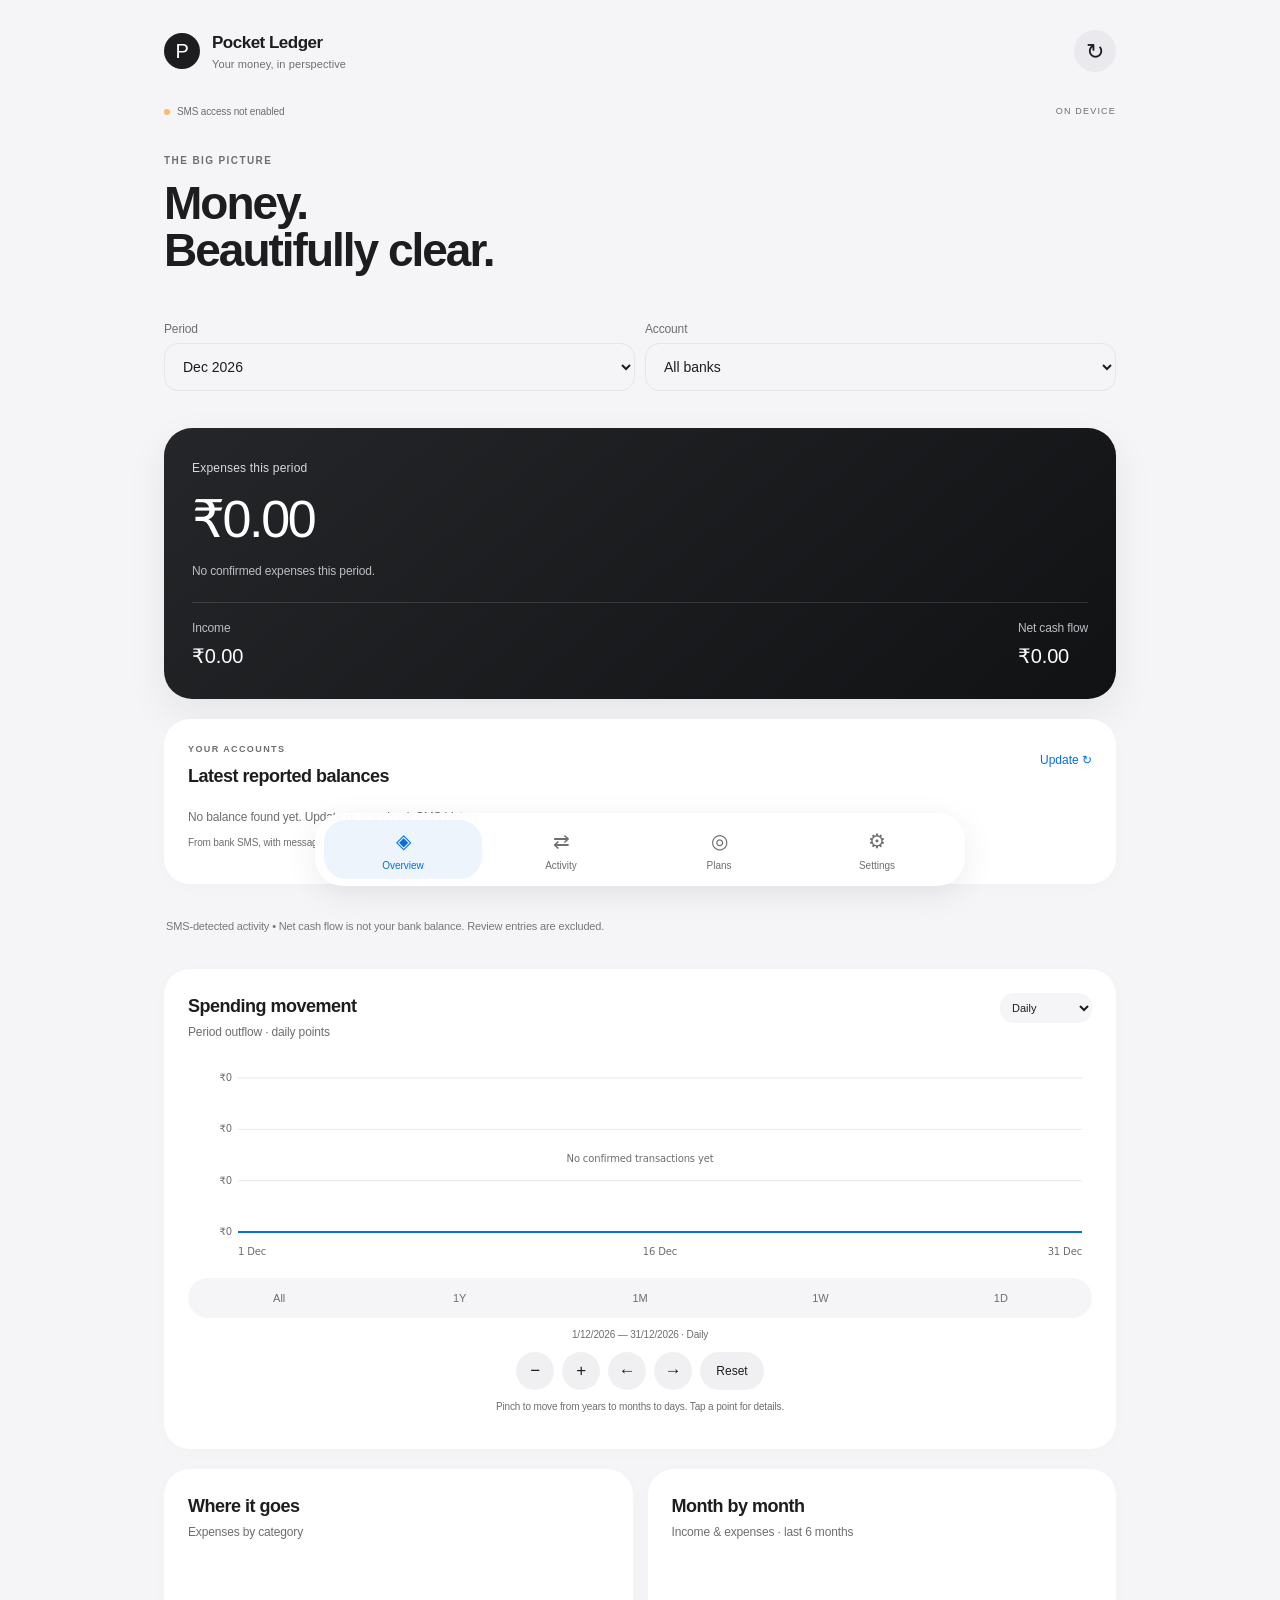
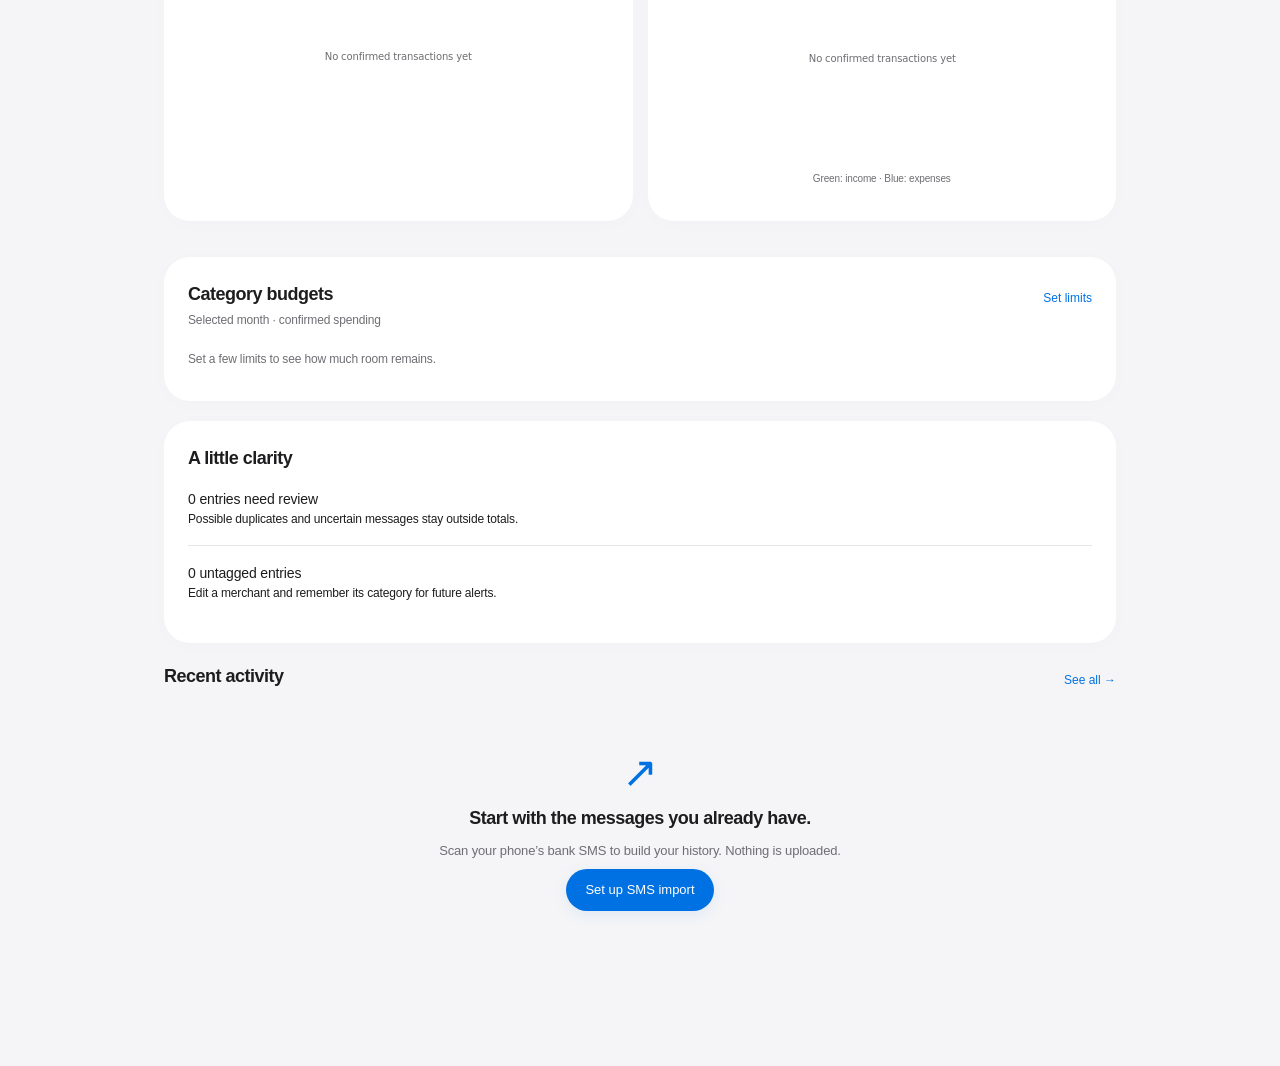
<file: app/src/main/assets/index.html>
<!doctype html><html lang="en"><head><meta charset="utf-8"><meta name="viewport" content="width=device-width,initial-scale=1,viewport-fit=cover"><meta http-equiv="Content-Security-Policy" content="default-src 'self' data:; script-src 'self'; style-src 'self'; connect-src 'none'; img-src 'self' data:"><title>Pocket Ledger</title><link rel="stylesheet" href="style.css"></head><body>
<header><div class="brand"><span class="logo">P</span><div>Pocket Ledger<small>Your money, in perspective</small></div></div><button id="refresh" class="icon" aria-label="Refresh tracker">↻</button></header>
<main><div class="status"><span id="statusDot" class="dot"></span><span id="status">SMS access not enabled</span><span class="local">ON DEVICE</span></div><article id="scanPanel" class="card hidden" role="status" aria-live="polite"><div class="cardTitle"><strong id="scanLabel">Preparing scan…</strong><button id="stopScan" class="textButton">Stop scan</button></div><progress id="scanProgress" max="100" value="0"></progress><p id="scanStats" class="muted"></p></article>
<section id="overview" class="page"><div class="title"><div><p class="eyebrow">THE BIG PICTURE</p><h1>Money.<br>Beautifully clear.</h1></div></div><div class="filters"><label>Period<select id="period"></select></label><label>Account<select id="bank"><option value="all">All banks</option></select></label></div>
<div class="hero"><span>Expenses this period</span><h2 id="expense">₹0</h2><p id="comparison">Import messages to see your spending.</p><div class="heroBottom"><div><small>Income</small><strong id="income">₹0</strong></div><div><small>Net cash flow</small><strong id="net">₹0</strong></div></div></div>
<article class="card balanceCard"><div class="cardTitle"><div><p class="eyebrow">YOUR ACCOUNTS</p><h3>Latest reported balances</h3></div><button id="balanceRefresh" class="textButton">Update ↻</button></div><div id="balanceList"></div><p class="muted">From bank SMS, with message date. Not a live bank connection. Scan history for older balances.</p></article><div class="notice">SMS-detected activity • Net cash flow is not your bank balance. Review entries are excluded.</div>
<article class="card"><div class="cardTitle"><div><h3>Spending movement</h3><p id="trendSubtitle">Daily outflow</p></div><select id="trendMode" aria-label="Trend view"><option value="daily">Daily</option><option value="cumulative">Cumulative</option></select></div><div class="chartViewport"><canvas id="trend" height="200" data-height="200" aria-label="Spending line chart"></canvas></div><div id="timeRanges" class="timeRanges" aria-label="Chart time range"><button data-range="all">All</button><button data-range="year">1Y</button><button data-range="month">1M</button><button data-range="week">1W</button><button data-range="day">1D</button></div><p id="timeScale" class="muted"></p><div class="chartControls" data-chart="trend"><button type="button" data-action="out" aria-label="Zoom out trend">−</button><button type="button" data-action="in" aria-label="Zoom in trend">+</button><button type="button" data-action="left" aria-label="Pan left trend">←</button><button type="button" data-action="right" aria-label="Pan right trend">→</button><button type="button" data-action="reset">Reset</button></div><p id="trendDetail" class="chartDetail">Pinch to move from years to months to days. Tap a point for details.</p></article>
<div class="grid"><article class="card"><div class="cardTitle"><div><h3>Where it goes</h3><p>Expenses by category</p></div></div><div class="chartViewport"><canvas id="pie" height="195" data-height="195" aria-label="Category doughnut chart"></canvas></div><div id="legend"></div></article><article class="card"><div class="cardTitle"><div><h3>Month by month</h3><p>Income & expenses · last 6 months</p></div></div><div class="chartViewport"><canvas id="bars" height="200" data-height="200" aria-label="Monthly income and expense bar chart"></canvas></div><p class="chartDetail">Green: income · Blue: expenses</p></article></div>
<article class="card"><div class="cardTitle"><div><h3>Category budgets</h3><p>Selected month · confirmed spending</p></div><button id="editBudgets" class="textButton">Set limits</button></div><div id="budgetList"></div></article><article class="card"><h3>A little clarity</h3><div id="insights"></div></article><div class="cardTitle"><h3>Recent activity</h3><button id="seeAll" class="textButton">See all →</button></div><div id="recent"></div><div class="empty" id="welcome"><span class="emptyIcon">↗</span><h3>Start with the messages you already have.</h3><p>Scan your phone’s bank SMS to build your history. Nothing is uploaded.</p><button class="primary" id="welcomeScan">Set up SMS import</button></div></section>
<section id="transactions" class="page hidden"><p class="eyebrow">EVERY RUPEE</p><h1>Your transactions.</h1><input id="search" type="search" placeholder="Search merchant, account or message"><p id="lookupState" class="muted" role="status"></p><div class="filters"><select id="txStatus" aria-label="Transaction status"><option value="all">All entries</option><option value="confirmed">Confirmed</option><option value="review">Needs review</option><option value="excluded">Excluded</option></select><select id="txDirection" aria-label="Direction"><option value="all">In & out</option><option value="debit">Money out</option><option value="credit">Money in</option></select></div><div class="filters"><select id="txTag" aria-label="Category tagging"><option value="all">All categories</option><option value="untagged">Untagged</option><option value="tagged">Tagged</option></select><span id="tagCounts" class="muted"></span></div><p class="muted">Uses the period and bank selected on Overview.</p><article class="card"><h3>Spending by category</h3><p id="categoryScope" class="muted">All confirmed expenses for the selected period and bank.</p><div id="categoryBars"></div></article><div id="txList"></div><button id="loadMore" class="secondary hidden">Show more</button></section>
<section id="plans" class="page hidden"><p class="eyebrow">MAKE ROOM FOR WHAT MATTERS</p><h1>Look ahead.</h1><p class="muted">A little planning. A lot more peace of mind.</p><article class="card"><button id="useBalances" class="textButton">Use latest SMS balances →</button><p id="balanceForecastNote" class="muted"></p><label>Available money now (₹)<input id="available" type="number" min="0" step="0.01" placeholder="Enter a verified balance"></label><label>Expected income before the horizon (₹)<input id="expected" type="number" min="0" step="0.01" placeholder="0"></label><label>Plan until<input id="horizon" type="date"></label><label>Other costs before that date (₹)<input id="otherCosts" type="number" min="0" step="0.01" placeholder="Bills, everyday spending…"></label></article><div class="hero planHero"><span id="forecastLabel">Estimated remaining</span><h2 id="forecast">—</h2><p id="forecastNote">Enter an available balance to start.</p></div><article class="reminderInfo"><span id="reminderState"></span><button id="notificationAccess" class="textButton">Enable reminders</button></article><button id="newPlan" class="primary full">+ Add future expense</button><div id="planList"></div><p class="notice">Estimates only. Enter plans you have not paid yet and remove them after payment. Expected income is not guaranteed. Month-only plans reserve the full amount when their month intersects your horizon. Completed plans and plans outside the horizon are excluded. Dated reminders are scheduled for the morning; Android battery settings can delay delivery.</p></section>
<section id="settings" class="page hidden"><p class="eyebrow">YOU ARE IN CONTROL</p><h1>Import & privacy.</h1><article class="card"><h3>Connect your SMS history</h3><p>Enable Read SMS for historical scanning and Receive SMS for new alerts. Scans transaction SMS across banks. Known senders are labelled automatically; unfamiliar account/card alerts go to review so you can verify their bank.</p><button id="permissions" class="primary full">Grant SMS access</button><button id="scan" class="secondary full">Scan all existing messages</button><p id="scanState" class="muted"></p></article><article class="card"><h3>How totals work</h3><p>Only confirmed entries count. Transfers, excluded entries and review entries do not contribute to income or spending. Choose “Remember this merchant category” to apply your choice to matching past and future entries. Categories use merchant names found in the SMS. Unknown or ambiguous places stay Untagged. Select Untagged in Transactions, then choose a category to move an entry into Tagged.</p><p>SMS time is shown as the alert date. The actual payment date may differ. Unsupported message formats may not import.</p><p>Financial data is stored inside Android’s app storage. Online lookup sends only merchant names. Your SMS messages are never edited or deleted. Uninstalling the app removes its data.</p></article><article class="card"><h3>Automatic merchant categories</h3><p>Known brands are tagged on this phone. Searching Activity also checks unclear merchants online. Only a cleaned merchant name is sent; amounts, accounts and SMS text stay on your phone. Confident business matches tag remaining entries automatically. Manual categories are preserved.</p><button id="retag" class="secondary full">Retag recognised Untagged entries</button><p id="googleStatus" class="muted"></p><details><summary>Use Google Maps business lookup</summary><p>Optional: enter your own Google Places API (New) key. Google requires API setup and billing, and requests may incur charges. Without a key, built-in merchant rules are used. Ambiguous matches stay Untagged.</p><label>Google Places API key<input id="googleKey" type="password" autocomplete="off" placeholder="Optional Google API key"></label><button id="saveGoogleKey" class="secondary full">Save key / clear to disable</button><p>Business lookup source: Google Maps.</p></details></article><article class="card"><h3>Your data</h3><button id="cleanAlerts" class="secondary full">Remove imported non-bank alerts</button><button id="export" class="secondary full">Export transactions as CSV</button><button id="clear" class="danger full">Delete tracker data</button></article><p class="muted center">Pocket Ledger · All-bank SMS edition · 1.6</p></section>
</main><nav aria-label="Main navigation"><button data-page="overview" class="active"><span>◈</span>Overview</button><button data-page="transactions"><span>⇄</span>Activity</button><button data-page="plans"><span>◎</span>Plans</button><button data-page="settings"><span>⚙</span>Settings</button></nav><div id="toast" role="status"></div>
<dialog id="editDialog"><form id="editForm"><div class="cardTitle"><h3>Review transaction</h3><button type="button" class="icon" id="closeEdit" aria-label="Close">×</button></div><div id="editSummary"></div><label>Bank<input id="editBank" maxlength="100" required></label><label>Merchant<input id="editMerchant" maxlength="100"></label><label>Category<select id="editCategory"></select></label><label>Direction<select id="editDirection"><option value="debit">Money out</option><option value="credit">Money in</option></select></label><label>Status<select id="editStatus"><option value="confirmed">Confirmed — include in totals</option><option value="review">Needs review — exclude for now</option><option value="excluded">Excluded — omit from totals</option></select></label><label class="check"><input id="learn" type="checkbox">Remember this merchant category</label><details><summary>Original SMS & parser notes</summary><p id="rawMessage"></p><p id="reason"></p></details><button id="saveEdit" type="submit" class="primary full">Save changes</button></form></dialog>
<dialog id="planDialog"><form id="planForm"><div class="cardTitle"><h3>Future expense</h3><button id="closePlan" type="button" class="icon" aria-label="Close">×</button></div><label>What are you planning?<input id="planName" maxlength="100" required placeholder="Trip, phone, rent…"></label><label>Amount (₹)<input id="planAmount" type="number" min="0.01" step="0.01" required></label><label>Plan month<input id="planMonth" type="month" required></label><label class="check"><input id="planFlexible" type="checkbox" checked>Any day in this month</label><label id="planDateLabel" class="hidden">Payment date<input id="planDate" type="date"></label><p id="planReminderNote" class="muted">No date needed. This expense counts toward the selected month.</p><button id="savePlan" type="submit" class="primary full">Add to plan</button></form></dialog><dialog id="budgetDialog"><form id="budgetForm"><div class="cardTitle"><h3>Monthly category limits</h3><button id="closeBudgets" type="button" class="icon" aria-label="Close">×</button></div><p class="muted">Limits repeat each month. Blank means no limit. Uses the bank filter on Overview.</p><div id="budgetInputs"></div><button type="submit" class="primary full">Save budgets</button></form></dialog><script src="app.js"></script></body></html>
</file>
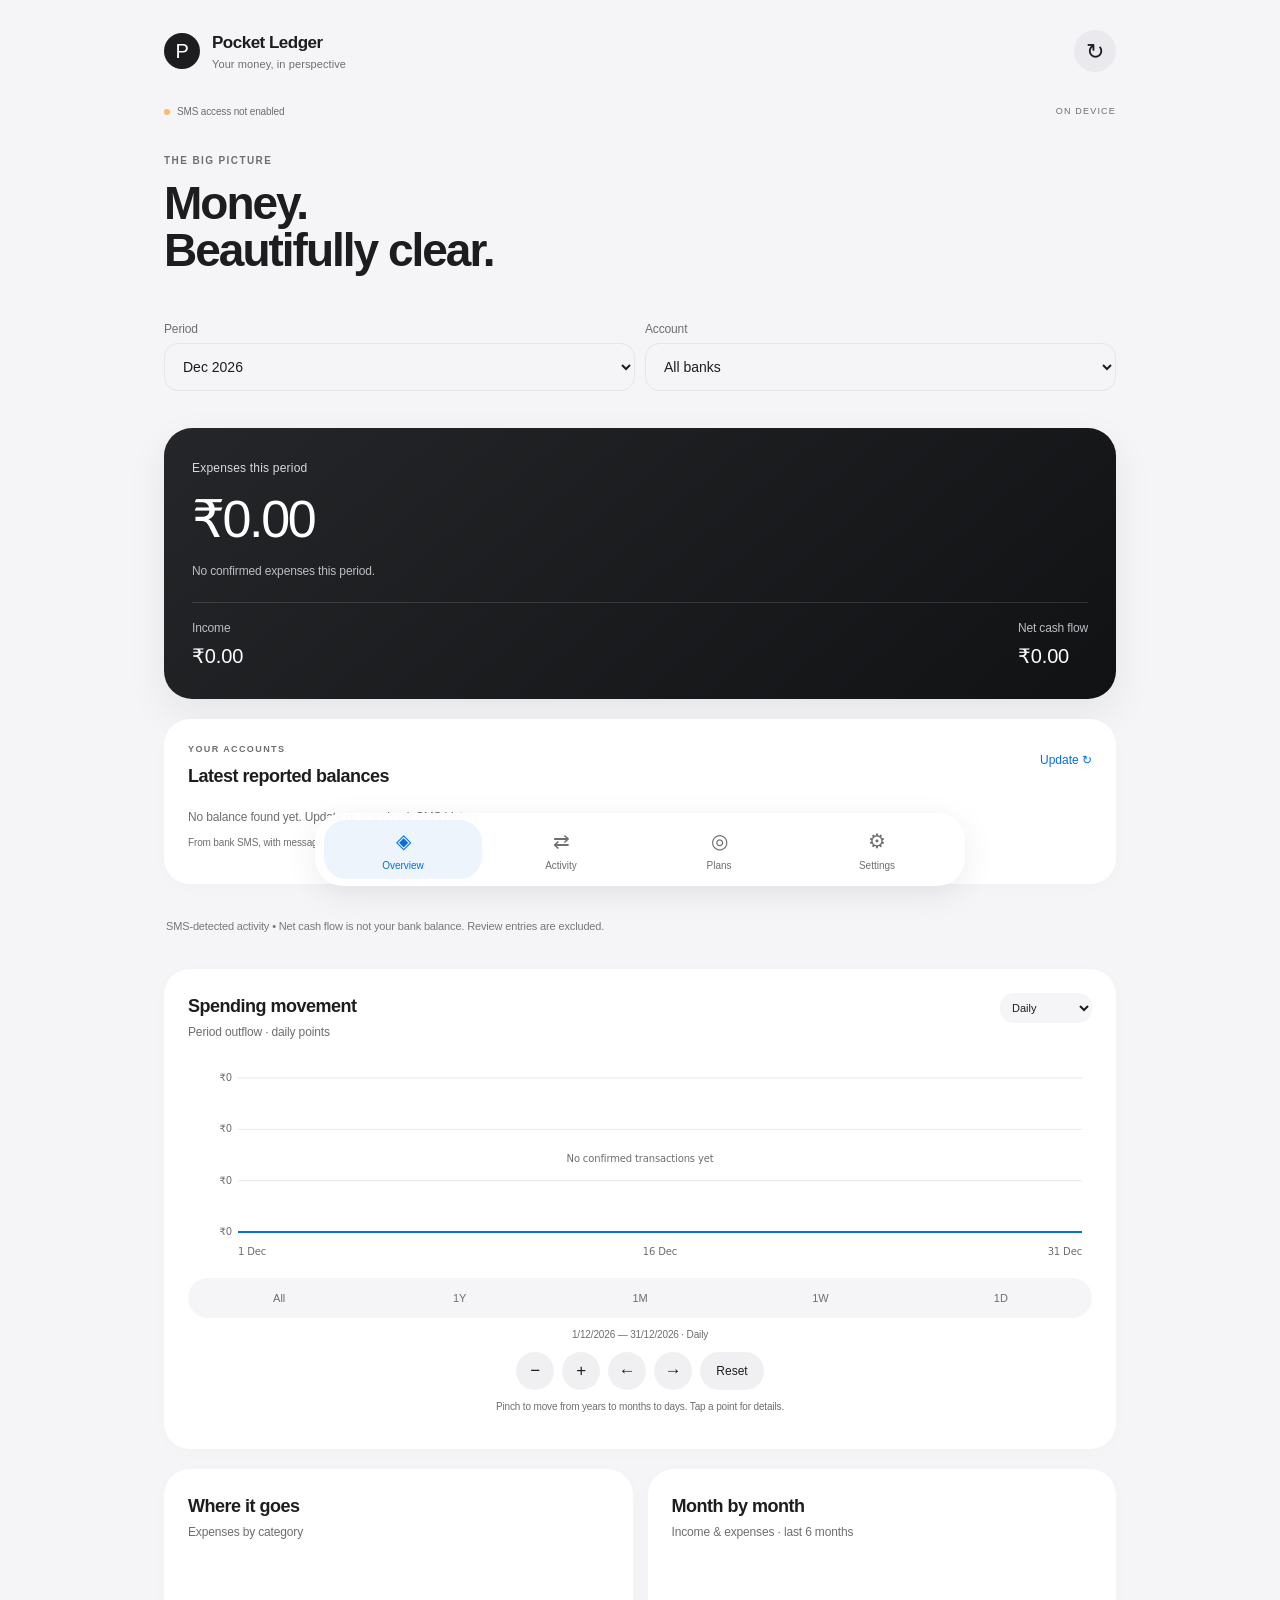
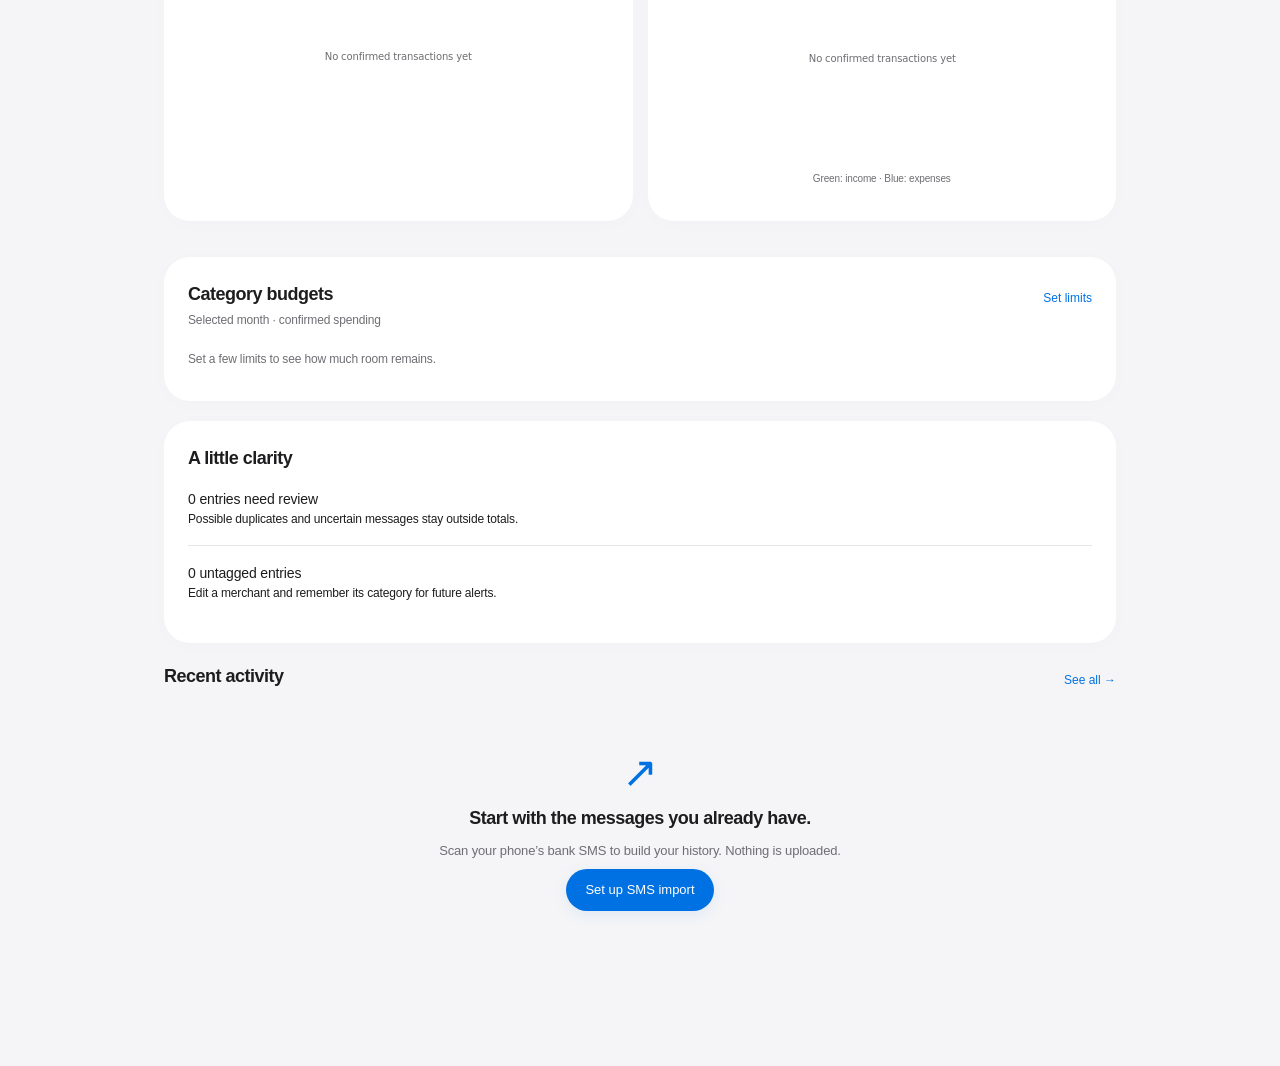
<file: PREVIEW.html>
<!doctype html><html lang="en"><head><meta charset="utf-8"><meta name="viewport" content="width=device-width,initial-scale=1,viewport-fit=cover"><meta http-equiv="Content-Security-Policy" content="default-src 'self' data:; script-src 'self' 'unsafe-inline'; style-src 'self' 'unsafe-inline'; connect-src 'none'; img-src 'self' data:"><title>Pocket Ledger</title><style>:root{color-scheme:dark;--bg:#0b111d;--card:#151e2e;--line:#283448;--text:#edf2ff;--muted:#91a0ba;--accent:#baadff;--green:#75e2b4;--red:#ff9ea8}*{box-sizing:border-box}body{margin:0;background:var(--bg);color:var(--text);font:15px/1.5 system-ui,-apple-system,sans-serif}header{display:flex;justify-content:space-between;align-items:center;max-width:1000px;margin:auto;padding:22px 22px 10px}.brand{display:flex;gap:12px;align-items:center;font-weight:700}.brand small{display:block;font-size:10px;color:var(--muted);font-weight:400;letter-spacing:.8px}.logo{display:grid;place-items:center;background:var(--accent);color:#16112d;border-radius:14px;height:43px;width:43px;font-size:25px}main{max-width:1000px;margin:auto;padding:10px 22px 110px}.status{display:flex;gap:7px;align-items:center;color:var(--muted);font-size:11px;margin:10px 0 27px}.dot{height:6px;width:6px;border-radius:50%;background:#ffb86b}.dot.ok{background:var(--green)}.local{margin-left:auto;letter-spacing:1.4px;font-size:9px}.eyebrow{color:var(--accent);font-size:10px;letter-spacing:2px;margin:0 0 5px}h1{font-size:30px;line-height:1.2;font-weight:600;letter-spacing:-1px;margin:0 0 23px}h2{font-size:44px;line-height:1.15;letter-spacing:-1.5px;margin:12px 0}h3{margin:0;font-size:16px;font-weight:600}p{margin:9px 0;color:var(--muted)}button,input,select{font:inherit}button{cursor:pointer;border:0;border-radius:12px;padding:12px 17px;transition:transform .15s,background .15s}button:active{transform:scale(.97)}button:disabled{opacity:.5}input,select{background:#101827;color:var(--text);border:1px solid var(--line);border-radius:10px;padding:12px;width:100%;min-width:0}select{font-size:13px}input:focus,select:focus,button:focus-visible{outline:2px solid var(--accent);outline-offset:2px}label{display:block;font-size:12px;color:var(--muted);margin:10px 0}label input,label select{margin-top:5px}.filters{display:flex;gap:12px;margin-bottom:18px}.filters>*{flex:1;min-width:0}.hero{background:linear-gradient(130deg,#bcafff,#a5b5f7);border-radius:23px;padding:23px;color:#1b2140;box-shadow:0 14px 40px #0002}.hero span{font-size:13px}.hero p{color:#3d476d;font-size:12px}.heroBottom{border-top:1px solid #454a7433;margin-top:22px;padding-top:16px;display:flex;justify-content:space-between;gap:12px}.heroBottom small,.heroBottom strong{display:block}.heroBottom small{font-size:11px;color:#3d476d}.heroBottom strong{font-size:19px;margin-top:4px}.notice{font-size:11px;color:var(--muted);padding:13px 2px;line-height:1.6}.card{border:1px solid var(--line);background:var(--card);border-radius:20px;padding:20px;margin:16px 0}.cardTitle{display:flex;align-items:center;justify-content:space-between;gap:10px;margin-bottom:12px}.cardTitle p{font-size:11px;margin:3px 0}.cardTitle select{width:auto;max-width:130px;font-size:11px;padding:8px}.grid{display:grid;grid-template-columns:1fr 1fr;gap:15px}.grid .card{min-width:0;margin:0 0 16px}canvas{width:100%;display:block;touch-action:pan-y}.chartDetail{font-size:11px;text-align:center;min-height:17px}.legendRow{display:flex;align-items:center;gap:8px;font-size:12px;margin:9px 0}.legendRow b{margin-left:auto}.swatch{width:8px;height:8px;border-radius:4px}.tx{display:flex;gap:12px;align-items:center;width:100%;padding:15px 3px;background:none;color:var(--text);border-radius:0;border-bottom:1px solid var(--line);text-align:left}.txIcon{display:grid;place-items:center;background:#26324a;border-radius:12px;height:43px;width:43px;flex-shrink:0;color:var(--accent);font-size:19px}.txBody{flex:1;min-width:0}.txBody strong{display:block;overflow:hidden;text-overflow:ellipsis;white-space:nowrap;font-weight:500;font-size:14px}.txBody small{display:block;color:var(--muted);font-size:10px;margin-top:3px}.txAmount{text-align:right;font-size:14px;font-weight:600}.txAmount small{display:block;font-weight:400;font-size:9px;color:var(--muted)}.credit{color:var(--green)}.reviewBadge{color:#ffbd7e!important}.empty{text-align:center;padding:25px 12px}.empty p{font-size:13px}.emptyIcon{font-size:43px;color:var(--accent)}.primary{background:var(--accent);color:#201a38;font-weight:600}.secondary{background:#24314a;color:var(--text);border:1px solid #35435d}.danger{background:#422433;color:#ffbbc3}.full{width:100%;margin-top:12px}.icon{background:#1b263a;color:var(--text);font-size:21px;padding:7px 13px}.textButton{background:none;color:var(--accent);padding:5px;font-size:12px}.muted{font-size:12px;color:var(--muted)}.center{text-align:center}nav{position:fixed;bottom:0;left:0;right:0;display:flex;justify-content:center;background:#111a29f5;border-top:1px solid var(--line);padding:8px 8px max(10px,env(safe-area-inset-bottom));backdrop-filter:blur(15px);z-index:5}nav button{flex:1;max-width:220px;background:none;color:var(--muted);font-size:10px;padding:8px}nav span{display:block;font-size:23px;margin-bottom:3px}nav .active{color:var(--accent);background:#b8a9ff0e}.hidden{display:none!important}.page{animation:appear .2s ease}@keyframes appear{from{opacity:0;transform:translateY(5px)}to{opacity:1;transform:none}}.insight{padding:12px 0;border-bottom:1px solid var(--line);font-size:12px}.insight:last-child{border:0}.insight strong{color:var(--text);display:block;font-size:13px}.planHero{margin:18px 0}.planRow{padding:18px;background:var(--card);border:1px solid var(--line);border-radius:15px;margin:13px 0;display:flex;align-items:center;gap:10px}.planRow div{flex:1}.planRow small{display:block;color:var(--muted)}.planRow button{padding:6px 10px;background:none;color:var(--red)}dialog{background:#151e2e;border:1px solid #3a4864;border-radius:20px;color:var(--text);width:calc(100% - 28px);max-width:480px;max-height:88vh;padding:20px;overflow:auto}dialog::backdrop{background:#0009;backdrop-filter:blur(4px)}.check{display:flex;align-items:center;gap:10px}.check input{width:18px}.check label{margin:0}details{font-size:12px;margin:16px 0}details p{white-space:pre-wrap;overflow-wrap:anywhere}#toast{position:fixed;bottom:95px;left:20px;right:20px;max-width:700px;margin:auto;background:#2a3850;color:white;padding:13px;border-radius:12px;font-size:12px;z-index:20;display:none}#search{margin-bottom:14px}@media(max-width:540px){.grid{grid-template-columns:1fr}h1{font-size:28px}.card{padding:17px}}@media(prefers-reduced-motion:reduce){*{animation:none!important;transition:none!important}}
.budgetTrack{background:#283448;height:5px;border-radius:5px;margin-top:9px;overflow:hidden}.budgetTrack div{height:100%;border-radius:5px}

.chartViewport{height:200px;overflow:hidden;position:relative;contain:layout paint}.chartViewport canvas{height:200px;max-height:200px;width:100%;max-width:100%;display:block}.chartControls{display:flex;gap:6px;justify-content:flex-end;margin-top:10px}.chartControls button{padding:6px 12px;background:#24314a;color:var(--text);font-size:12px}.categoryRow{padding:12px 0}.categoryHeading{display:flex;justify-content:space-between;gap:10px;font-size:12px}.categoryFill{height:8px;background:#29364d;border-radius:8px;overflow:hidden;margin-top:8px}.categoryFill span{display:block;height:100%;border-radius:8px}progress{display:block;width:100%;height:10px;accent-color:var(--accent)}#scanPanel{padding:14px;margin-top:0}#scanPanel p{margin-bottom:0}

/* A quiet, editorial surface: generous type, restrained colour and deliberate hierarchy. */
:root{color-scheme:light;--bg:#f5f5f7;--card:#fff;--line:#e5e5ea;--text:#1d1d1f;--muted:#6e6e73;--accent:#0071e3;--green:#21946b;--red:#b42336}
body{font-family:-apple-system,BlinkMacSystemFont,"Helvetica Neue",Roboto,Arial,sans-serif;letter-spacing:-.15px;-webkit-font-smoothing:antialiased}header{padding:30px 24px 12px}.brand{font-size:17px;letter-spacing:-.5px}.brand small{letter-spacing:.1px;font-size:11px}.logo{background:#1d1d1f;color:#fff;border-radius:50%;height:36px;width:36px;font-size:20px;font-weight:400}main{padding:12px 24px 130px;max-width:1000px}.status{margin:8px 0 34px;font-size:10px}.local{letter-spacing:1.2px}.eyebrow{font-size:10px;font-weight:600;letter-spacing:1.4px;color:var(--muted);margin-bottom:12px}h1{font-size:46px;line-height:1.03;letter-spacing:-2px;font-weight:600;margin-bottom:30px}h2{font-size:52px;letter-spacing:-2.4px;font-weight:500}h3{font-size:18px;letter-spacing:-.5px;font-weight:600}.hero{background:linear-gradient(140deg,#252629,#111214);color:white;border-radius:28px;padding:28px;box-shadow:0 15px 40px #1d1d1f12}.hero span{font-size:12px;letter-spacing:.2px;color:#dadadd}.hero p,.heroBottom small{color:#bdbdc2;font-size:12px}.heroBottom{border-color:#ffffff21}.heroBottom strong{font-size:20px;font-weight:500}.card{border:0;border-radius:26px;padding:24px;margin:20px 0;box-shadow:0 3px 20px #1d1d1f04}.cardTitle{margin-bottom:18px;align-items:flex-start}.cardTitle p{font-size:12px}.cardTitle select{background:#f5f5f7;border:0}.notice{font-size:11px;color:#77777e;padding:14px 2px}button{min-height:42px;font-size:13px;font-weight:500;border-radius:24px;padding:11px 19px;transition:transform .18s,opacity .18s}.primary{background:#0071e3;color:white;font-weight:500;box-shadow:0 4px 15px #0071e317}.secondary{background:#ededf0;color:#1d1d1f;border:0}.danger{background:#fff0f1;color:#b42336}.icon{background:#eaeaee;color:#1d1d1f;font-size:22px;height:42px;width:42px;display:grid;place-items:center;padding:0}.textButton{color:#0071e3;background:transparent;white-space:nowrap;padding:6px 0;min-height:34px;font-size:12px}.full{padding:14px;border-radius:25px}.filters{gap:10px;margin-bottom:22px}input,select{background:#f5f5f7;border:1px solid #e5e5ea;border-radius:14px;padding:14px;color:#1d1d1f;font-size:14px}label{font-size:12px;margin:15px 0}nav{bottom:14px;left:16px;right:16px;max-width:650px;margin:auto;border:1px solid #ffffffd9;background:#ffffffeb;border-radius:28px;padding:6px 8px;box-shadow:0 8px 32px #00000014;backdrop-filter:blur(24px)}nav button{font-size:10px;min-height:57px;padding:6px 4px;border-radius:22px}nav span{font-size:20px;margin-bottom:2px}nav .active{background:#edf4fc;color:#0071e3}.tx{padding:18px 0;gap:12px;border-color:#ededf0}.txIcon{background:#f0f3f7;color:#0071e3;border-radius:50%;height:42px;width:42px;font-size:17px}.txBody strong{font-size:14px;font-weight:500}.txBody small{font-size:10px;line-height:1.5}.txAmount{font-size:14px;letter-spacing:-.4px}.reviewBadge{color:#9a6700!important}.categoryFill,.budgetTrack{background:#ededf2;height:6px}.categoryRow{padding:13px 0}.categoryHeading{font-size:12px}.chartControls{justify-content:center;gap:8px}.chartControls button{background:#f0f0f3;color:#1d1d1f;border-radius:50%;width:38px;min-height:38px;padding:4px;font-size:17px}.chartControls button:last-child{border-radius:20px;width:auto;padding:6px 16px;font-size:12px}.timeRanges{display:flex;justify-content:space-between;gap:6px;background:#f5f5f7;padding:4px;border-radius:20px;margin:16px 0 8px}.timeRanges button{flex:1;min-height:32px;padding:5px 8px;font-size:11px;background:transparent;color:#6e6e73;border-radius:17px}.timeRanges button.active{background:#fff;color:#0071e3;box-shadow:0 2px 8px #0001}#timeScale{text-align:center;font-size:10px}#trend{touch-action:pan-y}.balanceRow{display:flex;justify-content:space-between;gap:12px;align-items:center;padding:15px 0;border-bottom:1px solid #ededf0}.balanceRow:last-child{border:0}.balanceRow strong{font-size:14px;font-weight:500}.balanceRow small{display:block;font-size:10px;color:#6e6e73;margin-top:6px}.balanceCard .eyebrow{margin:0 0 6px;font-size:9px}.balanceCard>p{font-size:10px;line-height:1.6}.planRow{background:#fff;border:0;border-radius:22px;padding:20px;flex-wrap:wrap}.planRow div{min-width:40%;}.planRow strong{font-size:14px}.planRow small{font-size:10px;margin-top:5px}.planRow button{min-height:32px;min-width:32px;background:#f5f5f7;color:#0071e3;border-radius:50%;padding:4px}.planRow button:last-child{color:#b42336}.planRow.done{opacity:.6}.reminderInfo{display:flex;align-items:center;justify-content:space-between;gap:10px;padding:12px 0;font-size:11px;color:#6e6e73}dialog{background:#fff;border:0;border-radius:28px;padding:26px;box-shadow:0 24px 80px #0002}dialog::backdrop{background:#18181b66;backdrop-filter:blur(8px)}dialog .cardTitle h3{font-size:23px;letter-spacing:-.8px}#editSummary{font-size:12px;margin:18px 0;color:#6e6e73}.check{line-height:1.5}.check input{accent-color:#0071e3;width:18px;height:18px}#toast{background:#1d1d1f;color:#fff;border-radius:22px;bottom:100px;padding:16px 20px}.insight{padding:17px 0}.insight strong{font-size:14px;font-weight:500}.insight span{font-size:12px}.chartDetail{font-size:10px;line-height:1.5}progress{height:6px}@media(max-width:540px){h1{font-size:40px;letter-spacing:-1.8px}.hero{padding:25px}.hero h2{font-size:48px}.card{padding:21px}.grid{gap:0}header{padding-top:24px}}@media(max-width:340px){main{padding-left:16px;padding-right:16px}h1{font-size:35px}.hero h2{font-size:41px}.heroBottom strong{font-size:17px}.card{padding:17px}.planRow{padding:16px}}
</style></head><body>
<header><div class="brand"><span class="logo">P</span><div>Pocket Ledger<small>Your money, in perspective</small></div></div><button id="refresh" class="icon" aria-label="Refresh tracker">↻</button></header>
<main><div class="status"><span id="statusDot" class="dot"></span><span id="status">SMS access not enabled</span><span class="local">ON DEVICE</span></div><article id="scanPanel" class="card hidden" role="status" aria-live="polite"><div class="cardTitle"><strong id="scanLabel">Preparing scan…</strong><button id="stopScan" class="textButton">Stop scan</button></div><progress id="scanProgress" max="100" value="0"></progress><p id="scanStats" class="muted"></p></article>
<section id="overview" class="page"><div class="title"><div><p class="eyebrow">THE BIG PICTURE</p><h1>Money.<br>Beautifully clear.</h1></div></div><div class="filters"><label>Period<select id="period"></select></label><label>Account<select id="bank"><option value="all">All banks</option></select></label></div>
<div class="hero"><span>Expenses this period</span><h2 id="expense">₹0</h2><p id="comparison">Import messages to see your spending.</p><div class="heroBottom"><div><small>Income</small><strong id="income">₹0</strong></div><div><small>Net cash flow</small><strong id="net">₹0</strong></div></div></div>
<article class="card balanceCard"><div class="cardTitle"><div><p class="eyebrow">YOUR ACCOUNTS</p><h3>Latest reported balances</h3></div><button id="balanceRefresh" class="textButton">Update ↻</button></div><div id="balanceList"></div><p class="muted">From bank SMS, with message date. Not a live bank connection. Scan history for older balances.</p></article><div class="notice">SMS-detected activity • Net cash flow is not your bank balance. Review entries are excluded.</div>
<article class="card"><div class="cardTitle"><div><h3>Spending movement</h3><p id="trendSubtitle">Daily outflow</p></div><select id="trendMode" aria-label="Trend view"><option value="daily">Daily</option><option value="cumulative">Cumulative</option></select></div><div class="chartViewport"><canvas id="trend" height="200" data-height="200" aria-label="Spending line chart"></canvas></div><div id="timeRanges" class="timeRanges" aria-label="Chart time range"><button data-range="all">All</button><button data-range="year">1Y</button><button data-range="month">1M</button><button data-range="week">1W</button><button data-range="day">1D</button></div><p id="timeScale" class="muted"></p><div class="chartControls" data-chart="trend"><button type="button" data-action="out" aria-label="Zoom out trend">−</button><button type="button" data-action="in" aria-label="Zoom in trend">+</button><button type="button" data-action="left" aria-label="Pan left trend">←</button><button type="button" data-action="right" aria-label="Pan right trend">→</button><button type="button" data-action="reset">Reset</button></div><p id="trendDetail" class="chartDetail">Pinch to move from years to months to days. Tap a point for details.</p></article>
<div class="grid"><article class="card"><div class="cardTitle"><div><h3>Where it goes</h3><p>Expenses by category</p></div></div><div class="chartViewport"><canvas id="pie" height="195" data-height="195" aria-label="Category doughnut chart"></canvas></div><div id="legend"></div></article><article class="card"><div class="cardTitle"><div><h3>Month by month</h3><p>Income & expenses · last 6 months</p></div></div><div class="chartViewport"><canvas id="bars" height="200" data-height="200" aria-label="Monthly income and expense bar chart"></canvas></div><p class="chartDetail">Green: income · Blue: expenses</p></article></div>
<article class="card"><div class="cardTitle"><div><h3>Category budgets</h3><p>Selected month · confirmed spending</p></div><button id="editBudgets" class="textButton">Set limits</button></div><div id="budgetList"></div></article><article class="card"><h3>A little clarity</h3><div id="insights"></div></article><div class="cardTitle"><h3>Recent activity</h3><button id="seeAll" class="textButton">See all →</button></div><div id="recent"></div><div class="empty" id="welcome"><span class="emptyIcon">↗</span><h3>Start with the messages you already have.</h3><p>Scan your phone’s bank SMS to build your history. Nothing is uploaded.</p><button class="primary" id="welcomeScan">Set up SMS import</button></div></section>
<section id="transactions" class="page hidden"><p class="eyebrow">EVERY RUPEE</p><h1>Your transactions.</h1><input id="search" type="search" placeholder="Search merchant, account or message"><p id="lookupState" class="muted" role="status"></p><div class="filters"><select id="txStatus" aria-label="Transaction status"><option value="all">All entries</option><option value="confirmed">Confirmed</option><option value="review">Needs review</option><option value="excluded">Excluded</option></select><select id="txDirection" aria-label="Direction"><option value="all">In & out</option><option value="debit">Money out</option><option value="credit">Money in</option></select></div><div class="filters"><select id="txTag" aria-label="Category tagging"><option value="all">All categories</option><option value="untagged">Untagged</option><option value="tagged">Tagged</option></select><span id="tagCounts" class="muted"></span></div><p class="muted">Uses the period and bank selected on Overview.</p><article class="card"><h3>Spending by category</h3><p id="categoryScope" class="muted">All confirmed expenses for the selected period and bank.</p><div id="categoryBars"></div></article><div id="txList"></div><button id="loadMore" class="secondary hidden">Show more</button></section>
<section id="plans" class="page hidden"><p class="eyebrow">MAKE ROOM FOR WHAT MATTERS</p><h1>Look ahead.</h1><p class="muted">A little planning. A lot more peace of mind.</p><article class="card"><button id="useBalances" class="textButton">Use latest SMS balances →</button><p id="balanceForecastNote" class="muted"></p><label>Available money now (₹)<input id="available" type="number" min="0" step="0.01" placeholder="Enter a verified balance"></label><label>Expected income before the horizon (₹)<input id="expected" type="number" min="0" step="0.01" placeholder="0"></label><label>Plan until<input id="horizon" type="date"></label><label>Other costs before that date (₹)<input id="otherCosts" type="number" min="0" step="0.01" placeholder="Bills, everyday spending…"></label></article><div class="hero planHero"><span id="forecastLabel">Estimated remaining</span><h2 id="forecast">—</h2><p id="forecastNote">Enter an available balance to start.</p></div><article class="reminderInfo"><span id="reminderState"></span><button id="notificationAccess" class="textButton">Enable reminders</button></article><button id="newPlan" class="primary full">+ Add future expense</button><div id="planList"></div><p class="notice">Estimates only. Enter plans you have not paid yet and remove them after payment. Expected income is not guaranteed. Month-only plans reserve the full amount when their month intersects your horizon. Completed plans and plans outside the horizon are excluded. Dated reminders are scheduled for the morning; Android battery settings can delay delivery.</p></section>
<section id="settings" class="page hidden"><p class="eyebrow">YOU ARE IN CONTROL</p><h1>Import & privacy.</h1><article class="card"><h3>Connect your SMS history</h3><p>Enable Read SMS for historical scanning and Receive SMS for new alerts. Scans transaction SMS across banks. Known senders are labelled automatically; unfamiliar account/card alerts go to review so you can verify their bank.</p><button id="permissions" class="primary full">Grant SMS access</button><button id="scan" class="secondary full">Scan all existing messages</button><p id="scanState" class="muted"></p></article><article class="card"><h3>How totals work</h3><p>Only confirmed entries count. Transfers, excluded entries and review entries do not contribute to income or spending. Choose “Remember this merchant category” to apply your choice to matching past and future entries. Categories use merchant names found in the SMS. Unknown or ambiguous places stay Untagged. Select Untagged in Transactions, then choose a category to move an entry into Tagged.</p><p>SMS time is shown as the alert date. The actual payment date may differ. Unsupported message formats may not import.</p><p>Financial data is stored inside Android’s app storage. Online lookup sends only merchant names. Your SMS messages are never edited or deleted. Uninstalling the app removes its data.</p></article><article class="card"><h3>Automatic merchant categories</h3><p>Known brands are tagged on this phone. Searching Activity also checks unclear merchants online. Only a cleaned merchant name is sent; amounts, accounts and SMS text stay on your phone. Confident business matches tag remaining entries automatically. Manual categories are preserved.</p><button id="retag" class="secondary full">Retag recognised Untagged entries</button><p id="googleStatus" class="muted"></p><details><summary>Use Google Maps business lookup</summary><p>Optional: enter your own Google Places API (New) key. Google requires API setup and billing, and requests may incur charges. Without a key, built-in merchant rules are used. Ambiguous matches stay Untagged.</p><label>Google Places API key<input id="googleKey" type="password" autocomplete="off" placeholder="Optional Google API key"></label><button id="saveGoogleKey" class="secondary full">Save key / clear to disable</button><p>Business lookup source: Google Maps.</p></details></article><article class="card"><h3>Your data</h3><button id="cleanAlerts" class="secondary full">Remove imported non-bank alerts</button><button id="export" class="secondary full">Export transactions as CSV</button><button id="clear" class="danger full">Delete tracker data</button></article><p class="muted center">Pocket Ledger · All-bank SMS edition · 1.6</p></section>
</main><nav aria-label="Main navigation"><button data-page="overview" class="active"><span>◈</span>Overview</button><button data-page="transactions"><span>⇄</span>Activity</button><button data-page="plans"><span>◎</span>Plans</button><button data-page="settings"><span>⚙</span>Settings</button></nav><div id="toast" role="status"></div>
<dialog id="editDialog"><form id="editForm"><div class="cardTitle"><h3>Review transaction</h3><button type="button" class="icon" id="closeEdit" aria-label="Close">×</button></div><div id="editSummary"></div><label>Bank<input id="editBank" maxlength="100" required></label><label>Merchant<input id="editMerchant" maxlength="100"></label><label>Category<select id="editCategory"></select></label><label>Direction<select id="editDirection"><option value="debit">Money out</option><option value="credit">Money in</option></select></label><label>Status<select id="editStatus"><option value="confirmed">Confirmed — include in totals</option><option value="review">Needs review — exclude for now</option><option value="excluded">Excluded — omit from totals</option></select></label><label class="check"><input id="learn" type="checkbox">Remember this merchant category</label><details><summary>Original SMS & parser notes</summary><p id="rawMessage"></p><p id="reason"></p></details><button id="saveEdit" type="submit" class="primary full">Save changes</button></form></dialog>
<dialog id="planDialog"><form id="planForm"><div class="cardTitle"><h3>Future expense</h3><button id="closePlan" type="button" class="icon" aria-label="Close">×</button></div><label>What are you planning?<input id="planName" maxlength="100" required placeholder="Trip, phone, rent…"></label><label>Amount (₹)<input id="planAmount" type="number" min="0.01" step="0.01" required></label><label>Plan month<input id="planMonth" type="month" required></label><label class="check"><input id="planFlexible" type="checkbox" checked>Any day in this month</label><label id="planDateLabel" class="hidden">Payment date<input id="planDate" type="date"></label><p id="planReminderNote" class="muted">No date needed. This expense counts toward the selected month.</p><button id="savePlan" type="submit" class="primary full">Add to plan</button></form></dialog><dialog id="budgetDialog"><form id="budgetForm"><div class="cardTitle"><h3>Monthly category limits</h3><button id="closeBudgets" type="button" class="icon" aria-label="Close">×</button></div><p class="muted">Limits repeat each month. Blank means no limit. Uses the bank filter on Overview.</p><div id="budgetInputs"></div><button type="submit" class="primary full">Save budgets</button></form></dialog><script>'use strict';
// Android 8-10 can ship older WebViews. Keep DOM updates compatible.
if(typeof Element!=='undefined'&&!Element.prototype.replaceChildren){Element.prototype.replaceChildren=function(){while(this.firstChild)this.removeChild(this.firstChild);for(let i=0;i<arguments.length;i++)this.appendChild(arguments[i]);};}

const categoryLabel=c=>c==='Uncategorised'?'Untagged':c;
const $=id=>document.getElementById(id), categories=['Uncategorised','Food','Travel','Shopping','Groceries','Bills','Health','Entertainment','Income','Transfer','Other'];
const camera={trend:{zoom:1,offset:0},pie:{zoom:1,offset:0},bars:{zoom:1,offset:0}};
const colors=['#0071e3','#21946b','#ffbe87','#7dc8ff','#ff9ea8','#e4cf83','#c297e8','#7bc7bf','#afbfda'];
let state={transactions:[],plans:[],smsGranted:false}, editId=null, page='overview', limit=100, trendPoints=[], chartDays=[], trendBuckets=[], timeline={start:0,end:0,scope:"",unit:"day"};
const money=v=>new Intl.NumberFormat('en-IN',{style:'currency',currency:'INR',maximumFractionDigits:2}).format(v/100);
const key=t=>{const d=new Date(t);return `${d.getFullYear()}-${String(d.getMonth()+1).padStart(2,'0')}`;};
const localDate=d=>`${d.getFullYear()}-${String(d.getMonth()+1).padStart(2,'0')}-${String(d.getDate()).padStart(2,'0')}`;
const monthLabel=k=>new Date(k+'-01T12:00:00').toLocaleDateString('en-IN',{month:'short',year:'numeric'});
function el(tag,text,cls){const e=document.createElement(tag);if(text!==undefined)e.textContent=text;if(cls)e.className=cls;return e;}
function toast(s){$('toast').textContent=s;$('toast').style.display='block';clearTimeout(toast.timer);toast.timer=setTimeout(()=>$('toast').style.display='none',6500);}
function native(method,...args){if(window.Ledger&&typeof window.Ledger[method]==='function')window.Ledger[method](...args);else toast('SMS access requires the Android app. This browser preview contains no bank data.');}
let searchLookupTimer=0;
let snapshotKey='',lastChartKey='',pendingEdit=false;
function scanProgress(p){$('scanPanel').classList.toggle('hidden',!p.active&&!p.message);$('scanLabel').textContent=p.active?'Importing your SMS history':p.message;$('scanProgress').value=p.total?Math.round(p.checked/p.total*100):0;$('scanStats').textContent=`${p.checked||0} / ${p.total||0} messages checked · ${p.added||0} transactions added · ${$('scanProgress').value}%`;$('scan').disabled=!!p.active;if(p.active){$('stopScan').disabled=false;$('stopScan').textContent='Stop scan';}$('stopScan').classList.toggle('hidden',!p.active);$('scanState').textContent=p.message||'';}
window.nativeEvent=(type,payload)=>{if(type==='snapshot'){try{const next=JSON.parse(payload);if(next.scan)scanProgress(next.scan);$('googleStatus').textContent=next.googleConfigured?'Google Maps lookup configured':'Built-in tagging active · Google key needed for online lookup';const signature=JSON.stringify([next.transactions,next.plans,next.smsGranted,next.balances,next.notificationsEnabled]);state=next;if(signature!==snapshotKey){snapshotKey=signature;updatePeriods();updateBanks();render();}if(next.openPlans)showPage('plans');}catch(e){toast('Unable to read tracker data.');}}else if(type==='planSaved'){$('planDialog').close();$('planForm').reset();$('savePlan').disabled=false;$('savePlan').textContent='Add to plan';toast(payload);}else if(type==='scanProgress'){scanProgress(JSON.parse(payload));}else if(type==='lookupStatus'){const result=JSON.parse(payload);if(result.query===$('search').value.trim())$('lookupState').textContent=result.message;}else if(type==='editSaved'){pendingEdit=false;$('saveEdit').disabled=false;$('saveEdit').textContent='Save changes';$('editDialog').close();const saved=state.transactions.find(t=>t.id===payload);toast(saved&&saved.status!=='confirmed'?'Category saved. Confirm this entry to include it in spending.':'Category saved. Spending charts updated.');}else if(type==='cleared'){localStorage.clear();['available','expected','otherCosts'].forEach(id=>$(id).value='');renderPlans();renderBudgets();}else if(type==='scanDone'){$('scan').disabled=false;$('scanState').textContent=payload;}else{if(type==='error'){$('savePlan').disabled=false;$('savePlan').textContent='Add to plan';}if(type==='error'&&pendingEdit){pendingEdit=false;$('saveEdit').disabled=false;$('saveEdit').textContent='Save changes';}toast(payload);}};
function updatePeriods(){const chosen=$('period').value;const ks=[...new Set([key(Date.now()),...state.transactions.map(t=>key(t.time))])].sort().reverse();$('period').replaceChildren(...ks.map(k=>{const o=el('option',monthLabel(k));o.value=k;return o;}),(()=>{const o=el('option','All history');o.value='all';return o;})());if(ks.includes(chosen)||chosen==='all')$('period').value=chosen;}
function updateBanks(){const selected=$('bank').value||'all',banks=[...new Set(state.transactions.map(t=>t.bank).concat((state.balances||[]).map(b=>b.bank)))].sort();const all=el('option','All banks');all.value='all';$('bank').replaceChildren(all,...banks.map(name=>{const o=el('option',name);o.value=name;return o;}));$('bank').value=banks.includes(selected)?selected:'all';}
function filtered(){return state.transactions.filter(t=>($('bank').value==='all'||t.bank===$('bank').value)&&($('period').value==='all'||key(t.time)===$('period').value));}
const included=t=>t.status==='confirmed'&&t.category!=='Transfer';
function sums(items){return items.filter(included).reduce((s,t)=>{s[t.direction]+=t.amount;return s;},{debit:0,credit:0});}
function showPage(p){page=p;document.querySelectorAll('.page').forEach(e=>e.classList.toggle('hidden',e.id!==p));document.querySelectorAll('nav button').forEach(e=>e.classList.toggle('active',e.dataset.page===p));window.scrollTo(0,0);if(p==='overview')setTimeout(charts,0);if(p==='transactions')renderTransactions();}
function render(){const tx=filtered(),s=sums(tx);$('expense').textContent=money(s.debit);$('income').textContent=money(s.credit);$('net').textContent=money(s.credit-s.debit);$('welcome').classList.toggle('hidden',state.transactions.length>0);$('status').textContent=state.smsGranted?'SMS enabled · new alerts imported on arrival':'SMS access not enabled';$('statusDot').classList.toggle('ok',state.smsGranted);
let comparison='No confirmed expenses this period.';if(s.debit){if($('period').value==='all')comparison='All confirmed SMS-detected expenses.';else{const d=new Date($('period').value+'-01T12:00:00');d.setMonth(d.getMonth()-1);const prev=sums(state.transactions.filter(t=>key(t.time)===key(d)&&($('bank').value==='all'||t.bank===$('bank').value))).debit;comparison=prev?`${Math.abs((s.debit-prev)/prev*100).toFixed(0)}% ${s.debit>=prev?'higher':'lower'} than previous month`:'No previous-month spending for comparison.';}}$('comparison').textContent=comparison;
const agg={};tx.filter(t=>included(t)&&t.direction==='debit').forEach(t=>agg[t.category]=(agg[t.category]||0)+t.amount);const sorted=Object.entries(agg).sort((a,b)=>b[1]-a[1]);$('legend').replaceChildren(...categoryRows(sorted,s.debit));
const review=tx.filter(t=>t.status==='review').length, unknown=tx.filter(t=>included(t)&&t.category==='Uncategorised').length;$('insights').replaceChildren();const insight=(a,b)=>{const e=el('div',undefined,'insight');e.append(el('strong',a),el('span',b));$('insights').append(e);};if(sorted.length)insight(`${sorted[0][0]} leads your spending`,`${money(sorted[0][1])} · ${(sorted[0][1]/s.debit*100).toFixed(0)}% of this period’s expenses`);insight(`${review} entries need review`,'Possible duplicates and uncertain messages stay outside totals.');insight(`${unknown} untagged entries`,'Edit a merchant and remember its category for future alerts.');const max=tx.filter(t=>included(t)&&t.direction==='debit').sort((a,b)=>b.amount-a.amount)[0];if(max)insight('Largest detected expense',`${money(max.amount)} at ${max.merchant}`);
$('recent').replaceChildren(...tx.slice(0,5).map(row));renderTransactions();renderBalances();renderPlans();renderBudgets();if(page==='overview')requestAnimationFrame(charts);}
function row(t){const r=el('button',undefined,'tx');const symbol=t.category==='Transfer'?'⇄':t.direction==='credit'?'↙':'↗';const body=el('div',undefined,'txBody');body.append(el('strong',t.merchant),el('small',`${t.bank} · ${t.account==='Unknown'?'Unknown account':'••'+t.account} · ${categoryLabel(t.category)}`));const amount=el('div',undefined,'txAmount '+(t.direction==='credit'?'credit':''));amount.append(el('span',(t.direction==='debit'?'−':'+')+money(t.amount)),el('small',new Date(t.time).toLocaleDateString('en-IN',{day:'numeric',month:'short'})));if(t.status!=='confirmed')amount.append(el('small',t.status==='review'?'Review':'Excluded','reviewBadge'));r.append(el('span',symbol,'txIcon'),body,amount);r.onclick=()=>edit(t);return r;}
function categoryRows(sorted,total){return sorted.map(([name,value],i)=>{const r=el('div',undefined,'categoryRow'),heading=el('div',undefined,'categoryHeading'),percent=total?value/total*100:0;heading.append(el('strong',categoryLabel(name)),el('span',`${money(value)} · ${percent.toFixed(1)}%`));const track=el('div',undefined,'categoryFill'),bar=el('span');bar.style.width=percent+'%';bar.style.background=colors[i%colors.length];track.append(bar);r.append(heading,track);return r;});}
function renderTransactions(){const q=$('search').value.toLowerCase();const base=filtered().filter(t=>($('txStatus').value==='all'||t.status===$('txStatus').value)&&($('txDirection').value==='all'||t.direction===$('txDirection').value)&&[t.merchant,t.raw,t.bank,t.account,t.category].join(' ').toLowerCase().includes(q));const untagged=base.filter(t=>t.category==='Uncategorised').length;$('tagCounts').textContent=`${untagged} untagged · ${base.length-untagged} tagged`;const list=base.filter(t=>$('txTag').value==='all'||($('txTag').value==='untagged'?t.category==='Uncategorised':t.category!=='Uncategorised'));$('txList').replaceChildren(...list.slice(0,limit).map(row));if(!list.length)$('txList').append(el('p','No transactions match these filters.','empty'));$('loadMore').classList.toggle('hidden',list.length<=limit);const expenses=filtered().filter(t=>included(t)&&t.direction==='debit'),total=expenses.reduce((sum,t)=>sum+t.amount,0),agg={};expenses.forEach(t=>agg[t.category]=(agg[t.category]||0)+t.amount);$('categoryBars').replaceChildren(...categoryRows(Object.entries(agg).sort((a,b)=>b[1]-a[1]),total));if(!$('categoryBars').children.length)$('categoryBars').append(el('p','No confirmed expenses for the selected period and bank.','muted'));const pending=filtered().filter(t=>t.direction==='debit'&&t.status!=='confirmed'&&t.category!=='Uncategorised').length;$('categoryScope').textContent='All confirmed expenses for the selected period and bank. Search and tag filters only change the transaction list.'+(pending?' '+pending+' tagged entries are awaiting confirmation or excluded.':'');}
function edit(t){editId=t.id;$('editBank').value=t.bank;$('editSummary').textContent=`${money(t.amount)} · ${t.bank} · ${new Date(t.time).toLocaleString('en-IN')}`;$('editMerchant').value=t.merchant;$('editCategory').value=t.category;$('editDirection').value=t.direction;$('editStatus').value=t.status;$('learn').checked=false;$('rawMessage').textContent=t.raw;$('reason').textContent=t.reason||'Parser matched an explicit bank transaction. Please verify against the SMS.';$('editDialog').showModal();}
window.closeDialog=()=>{if($('editDialog').open)$('editDialog').close();else if($('planDialog').open)$('planDialog').close();else if($('budgetDialog').open)$('budgetDialog').close();else showPage('overview');};

function canvas(id){const c=$(id),r=c.getBoundingClientRect(),w=r.width||300,h=Number(c.dataset.height||200),ratio=devicePixelRatio||1;c.style.height=h+'px';const width=Math.round(w*ratio),height=Math.round(h*ratio);if(c.width!==width)c.width=width;if(c.height!==height)c.height=height;const x=c.getContext('2d');x.setTransform(ratio,0,0,ratio,0,0);x.clearRect(0,0,w,h);x.font='10px system-ui';return {x,w,h,c};}
function noData(x,w,h){x.fillStyle='#6e6e73';x.textAlign='center';x.fillText('No confirmed transactions yet',w/2,h/2);}
function charts(){if(page!=='overview')return;const signature=JSON.stringify([$('period').value,$('bank').value,$('trendMode').value,state.transactions,timeline,['trend','pie','bars'].map(id=>$(id).getBoundingClientRect().width)]);if(signature===lastChartKey)return;lastChartKey=signature;drawTrend();drawPie();drawBars();}
function timelineSource(){return state.transactions.filter(t=>included(t)&&($('bank').value==='all'||t.bank===$('bank').value));}
function resetTimeline(){const tx=timelineSource(),scope=$('bank').value+'|'+$('period').value;let start,end;if($('period').value!=='all'){const d=new Date($('period').value+'-01T00:00:00');start=d.getTime();end=new Date(d.getFullYear(),d.getMonth()+1,1).getTime();}else{start=tx.length?Math.min(...tx.map(t=>t.time)):Date.now();end=tx.length?Math.max(...tx.map(t=>t.time)):Date.now();start=new Date(new Date(start).getFullYear(),new Date(start).getMonth(),new Date(start).getDate()).getTime();end=new Date(new Date(end).getFullYear(),new Date(end).getMonth(),new Date(end).getDate()+1).getTime();}timeline.start=start;timeline.end=Math.max(end,start+86400000);timeline.scope=scope;}
function setTimeRange(range){const tx=timelineSource(),last=tx.length?Math.max(...tx.map(t=>t.time)):Date.now(),d=new Date(last);if(range==='all'){const first=tx.length?Math.min(...tx.map(t=>t.time)):last;timeline.start=new Date(new Date(first).getFullYear(),0,1).getTime();timeline.end=new Date(d.getFullYear()+1,0,1).getTime();}else{timeline.end=new Date(d.getFullYear(),d.getMonth(),d.getDate()+1).getTime();if(range==='year')timeline.start=new Date(d.getFullYear()-1,d.getMonth(),d.getDate()+1).getTime();if(range==='month')timeline.start=new Date(d.getFullYear(),d.getMonth(),1).getTime();if(range==='week')timeline.start=timeline.end-7*86400000;if(range==='day')timeline.start=new Date(d.getFullYear(),d.getMonth(),d.getDate()).getTime();}timeline.scope=$('bank').value+'|'+$('period').value;lastChartKey='';charts();}
function timeBuckets(start,end){const span=end-start,unit=span>1096*86400000?'year':span>100*86400000?'month':span>2*86400000?'day':'hour';timeline.unit=unit;let d=new Date(start);if(unit==='year')d=new Date(d.getFullYear(),0,1);else if(unit==='month')d=new Date(d.getFullYear(),d.getMonth(),1);else if(unit==='day')d.setHours(0,0,0,0);else d.setMinutes(0,0,0);const buckets=[];while(d.getTime()<end&&buckets.length<500){const left=Math.max(start,d.getTime()),next=new Date(d);if(unit==='year')next.setFullYear(next.getFullYear()+1);else if(unit==='month')next.setMonth(next.getMonth()+1);else if(unit==='day')next.setDate(next.getDate()+1);else next.setHours(next.getHours()+1);buckets.push({start:left,end:Math.min(end,next.getTime()),debit:0,credit:0});d=next;}return buckets;}
function drawTrend(){const {x,w,h}=canvas('trend');if(timeline.scope!==$('bank').value+'|'+$('period').value)resetTimeline();trendBuckets=timeBuckets(timeline.start,timeline.end);const tx=timelineSource();tx.forEach(t=>{if(t.time<timeline.start||t.time>=timeline.end)return;const b=trendBuckets.find(b=>t.time>=b.start&&t.time<b.end);if(b)b[t.direction]+=t.amount;});chartDays=trendBuckets.map(b=>localDate(new Date(b.start)));let running=0;const values=trendBuckets.map(b=>{running+=b.debit;return $('trendMode').value==='cumulative'?running:b.debit;});const max=Math.max(...values,1),left=50,right=w-10,top=16,bottom=h-30;trendPoints=[];x.strokeStyle='#e7e9ed';x.fillStyle='#6e6e73';for(let i=0;i<4;i++){const yy=top+(bottom-top)*i/3;x.beginPath();x.moveTo(left,yy);x.lineTo(right,yy);x.stroke();x.textAlign='right';x.fillText('₹'+Math.round(max*(1-i/3)/100).toLocaleString('en-IN'),left-6,yy+3);}values.forEach((v,i)=>trendPoints.push([left+(right-left)*i/Math.max(values.length-1,1),bottom-(bottom-top)*v/max]));if(trendPoints.length){const grad=x.createLinearGradient(0,top,0,bottom);grad.addColorStop(0,'#0071e333');grad.addColorStop(1,'#0071e300');x.beginPath();x.moveTo(trendPoints[0][0],bottom);trendPoints.forEach(p=>x.lineTo(...p));x.lineTo(trendPoints[trendPoints.length-1][0],bottom);x.closePath();x.fillStyle=grad;x.fill();x.beginPath();trendPoints.forEach((p,i)=>i?x.lineTo(...p):x.moveTo(...p));x.lineWidth=2.2;x.strokeStyle='#0071e3';x.stroke();[0,Math.floor((values.length-1)/2),values.length-1].filter((n,i,a)=>a.indexOf(n)===i).forEach(i=>{const d=new Date(trendBuckets[i].start),opts=timeline.unit==='year'?{year:'numeric'}:timeline.unit==='month'?{month:'short',year:'2-digit'}:timeline.unit==='hour'?{hour:'numeric'}:{day:'numeric',month:'short'};x.fillStyle='#6e6e73';x.textAlign=i===0?'left':i===values.length-1?'right':'center';x.fillText(timeline.unit==='hour'?d.toLocaleTimeString('en-IN',{hour:'numeric'}):d.toLocaleDateString('en-IN',opts),trendPoints[i][0],h-7);});}const units={year:'Yearly',month:'Monthly',day:'Daily',hour:'Hourly'};$('trendSubtitle').textContent=($('trendMode').value==='cumulative'?'Cumulative':'Period')+' outflow · '+units[timeline.unit].toLowerCase()+' points';$('timeScale').textContent=new Date(timeline.start).toLocaleDateString('en-IN')+' — '+new Date(timeline.end-1).toLocaleDateString('en-IN')+' · '+units[timeline.unit];if(!tx.some(t=>t.time>=timeline.start&&t.time<timeline.end))noData(x,w,h);}
function drawPie(){const {x,w,h}=canvas('pie'),agg={};filtered().filter(t=>included(t)&&t.direction==='debit').forEach(t=>agg[t.category]=(agg[t.category]||0)+t.amount);const values=Object.entries(agg).sort((a,b)=>b[1]-a[1]).map(a=>a[1]),total=values.reduce((a,b)=>a+b,0);if(!total)return noData(x,w,h);const cx=w/2,cy=h/2,r=Math.min(w/2-10,h/2-10);let angle=-Math.PI/2;values.forEach((v,i)=>{const end=angle+v/total*Math.PI*2;x.beginPath();x.arc(cx,cy,r,angle,end);x.arc(cx,cy,r*.72,end,angle,true);x.closePath();x.fillStyle=colors[i%colors.length];x.fill();angle=end;});x.textAlign='center';x.fillStyle='#1d1d1f';x.font='bold 17px system-ui';x.fillText(money(total),cx,cy);x.font='10px system-ui';x.fillStyle='#6e6e73';x.fillText('total expenses',cx,cy+19);}
function drawBars(){const {x,w,h}=canvas('bars'),anchor=$('period').value==='all'?new Date():new Date($('period').value+'-01T12:00:00'),months=[];for(let i=5;i>=0;i--)months.push(key(new Date(anchor.getFullYear(),anchor.getMonth()-i,1)));const vals=months.map(m=>sums(state.transactions.filter(t=>key(t.time)===m&&($('bank').value==='all'||t.bank===$('bank').value))));const max=Math.max(...vals.flatMap(s=>[s.credit,s.debit]),1);if(max===1)return noData(x,w,h);const left=44,bottom=h-26,top=14,step=(w-left-8)/6;for(let i=0;i<3;i++){const y=top+(bottom-top)*i/2;x.strokeStyle='#e7e9ed';x.beginPath();x.moveTo(left,y);x.lineTo(w,y);x.stroke();x.fillStyle='#6e6e73';x.textAlign='right';x.fillText('₹'+Math.round(max*(1-i/2)/100).toLocaleString('en-IN'),left-4,y+3);}vals.forEach((s,i)=>{const width=Math.max(4,Math.min(15,step*.25)),px=left+step*i+step*.2;[['credit','#21946b'],['debit','#0071e3']].forEach(([k,col],j)=>{const bh=(bottom-top)*s[k]/max;x.fillStyle=col;x.fillRect(px+j*(width+3),bottom-bh,width,bh);});x.fillStyle='#6e6e73';x.textAlign='center';x.fillText(new Date(months[i]+'-01T12:00:00').toLocaleDateString('en-IN',{month:'short'}),left+step*(i+.5),h-7);});}
function renderBalances(){const balances=state.balances||[];$('balanceList').replaceChildren(...balances.map(b=>{const r=el('div',undefined,'balanceRow'),label=el('div');label.append(el('strong',b.bank+' · ••'+b.account),el('small','SMS '+new Date(b.time).toLocaleString('en-IN')+(Date.now()-b.time>86400000?' · Older balance':'')));r.append(label,el('strong',money(b.amount)));return r;}));if(!balances.length)$('balanceList').append(el('p','No balance found yet. Update or scan bank SMS history.','muted'));}
function planWithin(p,today,horizon){if(p.completed)return false;if(p.date)return p.date>=today&&p.date<=horizon;const month=p.month||key(Date.now());return month>=today.slice(0,7)&&month<=horizon.slice(0,7);}
function renderPlans(){const horizon=$('horizon').value,today=localDate(new Date()),within=state.plans.filter(p=>planWithin(p,today,horizon)),total=within.reduce((a,p)=>a+p.amount,0),balance=$('available').value;const remaining=Math.round((Number(balance||0)+Number($('expected').value||0)-Number($('otherCosts').value||0))*100)-total;$('forecast').textContent=balance===''?'—':money(Math.abs(remaining));$('forecastLabel').textContent=remaining<0&&balance!==''?'Estimated shortfall':'Estimated remaining';$('forecastNote').textContent=balance===''?'Enter an available balance or use the latest SMS balances.':`${money(total)} in unfinished plans by ${horizon}. ${remaining<0?'Your plan needs more funding.':'After entered income, costs and plans.'}`;$('reminderState').textContent=state.notificationsEnabled?'Dated plans · morning reminders enabled':'Reminders disabled · enable notifications';$('notificationAccess').textContent=state.notificationsEnabled?'Manage':'Enable reminders';$('planList').replaceChildren(...state.plans.map(p=>{const r=el('div',undefined,'planRow'+(p.completed?' done':'')),b=el('div'),label=p.date||('Any day in '+monthLabel(p.month||key(Date.now())));b.append(el('strong',p.name),el('small',label+(p.completed?' · Completed':p.date&&p.date<today?' · Past due':!planWithin(p,today,horizon)?' · Outside horizon':p.date?' · Morning reminder':'')));const done=el('button',p.completed?'↶':'✓');done.setAttribute('aria-label',p.completed?'Reopen '+p.name:'Mark '+p.name+' completed');done.onclick=()=>native('completePlan',p.id,!p.completed);const del=el('button','×');del.setAttribute('aria-label','Delete '+p.name);del.onclick=()=>{if(confirm('Remove this future expense?'))native('deletePlan',p.id);};r.append(b,el('strong',money(p.amount)),done,del);return r;}));}
document.querySelectorAll('nav button').forEach(b=>b.onclick=()=>showPage(b.dataset.page));$('seeAll').onclick=()=>showPage('transactions');$('refresh').onclick=()=>native('refreshData');$('permissions').onclick=()=>native('permissions');$('welcomeScan').onclick=()=>showPage('settings');$('scan').onclick=()=>{if(!state.smsGranted)return toast('Grant SMS access first.');scanProgress({active:true,checked:0,total:0,added:0,message:'Preparing scan…'});native('scanHistory');};$('export').onclick=()=>native('exportCsv');$('clear').onclick=()=>native('clearData');['period','bank','trendMode'].forEach(id=>$(id).onchange=()=>{limit=100;render();});['search','txStatus','txDirection','txTag'].forEach(id=>$(id).oninput=()=>{limit=100;renderTransactions();});$('loadMore').onclick=()=>{limit+=100;renderTransactions();};$('editCategory').replaceChildren(...categories.map(c=>{const o=el('option',categoryLabel(c));o.value=c;return o;}));$('closeEdit').onclick=()=>$('editDialog').close();$('editForm').onsubmit=e=>{e.preventDefault();if(pendingEdit)return;if(!window.Ledger)return toast('Tagging requires the Android app.');pendingEdit=true;$('saveEdit').disabled=true;$('saveEdit').textContent='Saving…';native('edit',editId,$('editBank').value.trim()||'Other bank',$('editCategory').value,$('editMerchant').value.trim()||'Unknown',$('editStatus').value,$('editDirection').value,$('learn').checked);};$('newPlan').onclick=()=>{$('planMonth').value=key(Date.now());$('planFlexible').checked=true;$('planDate').value='';planTiming();$('planDialog').showModal();};$('closePlan').onclick=()=>$('planDialog').close();$('planForm').onsubmit=e=>{e.preventDefault();if(!window.Ledger)return toast('Saving plans requires the Android app.');$('savePlan').disabled=true;$('savePlan').textContent='Saving…';native('addPlan',$('planName').value.trim(),Math.round(Number($('planAmount').value)*100),$('planFlexible').checked?'':$('planDate').value,$('planMonth').value);};['available','expected','horizon','otherCosts'].forEach(id=>{$(id).value=localStorage.getItem(id)||'';$(id).oninput=()=>{localStorage.setItem(id,$(id).value);renderPlans();};});if(!$('horizon').value){const d=new Date();d.setMonth(d.getMonth()+1);$('horizon').value=localDate(d);}
$('trend').onclick=e=>{if(!trendPoints.length)return;const point=e.clientX-$('trend').getBoundingClientRect().left;let i=0;trendPoints.forEach((p,n)=>{if(Math.abs(p[0]-point)<Math.abs(trendPoints[i][0]-point))i=n;});const bucket=trendBuckets[i];$('trendDetail').textContent=new Date(bucket.start).toLocaleString('en-IN')+' · Out '+money(bucket.debit)+' · In '+money(bucket.credit);};window.addEventListener('resize',()=>requestAnimationFrame(charts));updatePeriods();updateBanks();render();

function getBudgets(){try{return JSON.parse(localStorage.getItem('budgets')||'{}');}catch(e){return {};}}
function renderBudgets(){const budgets=getBudgets();$('budgetList').replaceChildren();if($('period').value==='all'){$('budgetList').append(el('p','Choose a month to compare spending against budgets.','muted'));return;}const tx=filtered().filter(t=>included(t)&&t.direction==='debit');Object.entries(budgets).forEach(([category,cap])=>{if(cap<=0)return;const spent=tx.filter(t=>t.category===category).reduce((a,t)=>a+t.amount,0),r=el('div',undefined,'insight');r.append(el('strong',category+' · '+money(spent)+' / '+money(cap)),el('span',spent>cap?money(spent-cap)+' over budget':money(cap-spent)+' remaining'));const track=el('div',undefined,'budgetTrack'),bar=el('div');bar.style.width=Math.min(spent/cap*100,100)+'%';bar.style.background=spent>cap?'var(--red)':'var(--accent)';track.append(bar);r.append(track);$('budgetList').append(r);});if(!$('budgetList').children.length)$('budgetList').append(el('p','Set a few limits to see how much room remains.','muted'));}
$('editBudgets').onclick=()=>{const budgets=getBudgets();$('budgetInputs').replaceChildren(...categories.filter(c=>!['Income','Transfer'].includes(c)).map(c=>{const label=el('label',c+' (₹)'),input=el('input');input.type='number';input.min='0';input.step='0.01';input.dataset.category=c;input.value=budgets[c]?budgets[c]/100:'';label.append(input);return label;}));$('budgetDialog').showModal();};$('closeBudgets').onclick=()=>$('budgetDialog').close();$('budgetForm').onsubmit=e=>{e.preventDefault();const b={};Array.from($('budgetInputs').children).forEach(l=>{const input=l.children[0];if(Number(input.value)>0)b[input.dataset.category]=Math.round(Number(input.value)*100);});localStorage.setItem('budgets',JSON.stringify(b));$('budgetDialog').close();renderBudgets();};renderBudgets();
// While visible, pick up new SMS inserts without reopening the dashboard.
const liveRefreshTimer=setInterval(()=>{if(window.Ledger&&!document.hidden)window.Ledger.refreshData();},5000);

$('stopScan').onclick=()=>{native('stopScan');$('stopScan').disabled=true;$('stopScan').textContent='Stopping…';};
function adjustCamera(id,action){if(id!=='trend')return;if(!timeline.start)resetTimeline();let span=timeline.end-timeline.start,center=(timeline.end+timeline.start)/2;if(action==='reset'){resetTimeline();}else{if(action==='in')span=Math.max(86400000,span/2);if(action==='out')span=Math.min(30*366*86400000,span*2);if(action==='left')center-=span*.5;if(action==='right')center+=span*.5;timeline.start=center-span/2;timeline.end=center+span/2;}lastChartKey='';charts();}
document.querySelectorAll('.chartControls').forEach(group=>{Array.from(group.children).forEach(b=>b.onclick=()=>adjustCamera(group.dataset.chart,b.dataset.action));});
document.querySelectorAll('#timeRanges button').forEach(b=>b.onclick=()=>{document.querySelectorAll('#timeRanges button').forEach(n=>n.classList.toggle('active',n===b));setTimeRange(b.dataset.range);});
{const c=$('trend');let distance=0,startSpan=0,startCenter=0,startX=0;c.addEventListener('touchstart',e=>{if(!timeline.start)resetTimeline();startSpan=timeline.end-timeline.start;startCenter=(timeline.end+timeline.start)/2;startX=e.touches[0].clientX;distance=e.touches.length===2?Math.hypot(e.touches[0].clientX-e.touches[1].clientX,e.touches[0].clientY-e.touches[1].clientY):0;},{passive:true});c.addEventListener('touchmove',e=>{if(e.touches.length===2&&distance){e.preventDefault();const d=Math.hypot(e.touches[0].clientX-e.touches[1].clientX,e.touches[0].clientY-e.touches[1].clientY),span=Math.max(86400000,Math.min(30*366*86400000,startSpan*distance/d));timeline.start=startCenter-span/2;timeline.end=startCenter+span/2;charts();}else if(e.touches.length===1&&Math.abs(e.touches[0].clientX-startX)>12){e.preventDefault();const shift=(e.touches[0].clientX-startX)*startSpan/c.getBoundingClientRect().width;timeline.start=startCenter-startSpan/2-shift;timeline.end=startCenter+startSpan/2-shift;charts();}},{passive:false});}
function planTiming(){const flexible=$('planFlexible').checked;$('planDateLabel').classList.toggle('hidden',flexible);$('planDate').required=!flexible;if(flexible)$('planDate').value='';const m=$('planMonth').value;if(m){$('planDate').min=m+'-01';const d=new Date(m+'-01T12:00:00');$('planDate').max=localDate(new Date(d.getFullYear(),d.getMonth()+1,0));}if(!flexible&&(!$('planDate').value||$('planDate').value.slice(0,7)!==m))$('planDate').value=m+'-01';$('planReminderNote').textContent=flexible?'No date needed. Reserved for this month; no day reminder.':'A reminder on the chosen day, around 9 AM. Notifications must be enabled.';}
$('planFlexible').onchange=planTiming;$('planMonth').onchange=planTiming;
$('notificationAccess').onclick=()=>native('notificationAccess');$('balanceRefresh').onclick=()=>native('scanHistory');
$('useBalances').onclick=()=>{const b=state.balances||[];if(!b.length)return toast('Scan bank SMS to find reported balances first.');$('available').value=b.reduce((s,b)=>s+b.amount,0)/100;localStorage.setItem('available',$('available').value);$('balanceForecastNote').textContent='Using '+b.length+' last-reported SMS balances. Check their dates on Overview and adjust if needed.';renderPlans();};
$('search').oninput=()=>{limit=100;renderTransactions();clearTimeout(searchLookupTimer);const query=$('search').value.trim();$('lookupState').textContent=query.length>=3?'Checking known merchant categories…':'';if(query.length>=3)searchLookupTimer=setTimeout(()=>native('lookupSearch',query),900);};
$('retag').onclick=()=>native('repairCategories');$('saveGoogleKey').onclick=()=>{native('saveGoogleKey',$('googleKey').value);$('googleKey').value='';};

$('cleanAlerts').onclick=()=>native('cleanNonBankAlerts');
</script></body></html>
</file>
<file: app/src/main/assets/style.css>
:root{color-scheme:dark;--bg:#0b111d;--card:#151e2e;--line:#283448;--text:#edf2ff;--muted:#91a0ba;--accent:#baadff;--green:#75e2b4;--red:#ff9ea8}*{box-sizing:border-box}body{margin:0;background:var(--bg);color:var(--text);font:15px/1.5 system-ui,-apple-system,sans-serif}header{display:flex;justify-content:space-between;align-items:center;max-width:1000px;margin:auto;padding:22px 22px 10px}.brand{display:flex;gap:12px;align-items:center;font-weight:700}.brand small{display:block;font-size:10px;color:var(--muted);font-weight:400;letter-spacing:.8px}.logo{display:grid;place-items:center;background:var(--accent);color:#16112d;border-radius:14px;height:43px;width:43px;font-size:25px}main{max-width:1000px;margin:auto;padding:10px 22px 110px}.status{display:flex;gap:7px;align-items:center;color:var(--muted);font-size:11px;margin:10px 0 27px}.dot{height:6px;width:6px;border-radius:50%;background:#ffb86b}.dot.ok{background:var(--green)}.local{margin-left:auto;letter-spacing:1.4px;font-size:9px}.eyebrow{color:var(--accent);font-size:10px;letter-spacing:2px;margin:0 0 5px}h1{font-size:30px;line-height:1.2;font-weight:600;letter-spacing:-1px;margin:0 0 23px}h2{font-size:44px;line-height:1.15;letter-spacing:-1.5px;margin:12px 0}h3{margin:0;font-size:16px;font-weight:600}p{margin:9px 0;color:var(--muted)}button,input,select{font:inherit}button{cursor:pointer;border:0;border-radius:12px;padding:12px 17px;transition:transform .15s,background .15s}button:active{transform:scale(.97)}button:disabled{opacity:.5}input,select{background:#101827;color:var(--text);border:1px solid var(--line);border-radius:10px;padding:12px;width:100%;min-width:0}select{font-size:13px}input:focus,select:focus,button:focus-visible{outline:2px solid var(--accent);outline-offset:2px}label{display:block;font-size:12px;color:var(--muted);margin:10px 0}label input,label select{margin-top:5px}.filters{display:flex;gap:12px;margin-bottom:18px}.filters>*{flex:1;min-width:0}.hero{background:linear-gradient(130deg,#bcafff,#a5b5f7);border-radius:23px;padding:23px;color:#1b2140;box-shadow:0 14px 40px #0002}.hero span{font-size:13px}.hero p{color:#3d476d;font-size:12px}.heroBottom{border-top:1px solid #454a7433;margin-top:22px;padding-top:16px;display:flex;justify-content:space-between;gap:12px}.heroBottom small,.heroBottom strong{display:block}.heroBottom small{font-size:11px;color:#3d476d}.heroBottom strong{font-size:19px;margin-top:4px}.notice{font-size:11px;color:var(--muted);padding:13px 2px;line-height:1.6}.card{border:1px solid var(--line);background:var(--card);border-radius:20px;padding:20px;margin:16px 0}.cardTitle{display:flex;align-items:center;justify-content:space-between;gap:10px;margin-bottom:12px}.cardTitle p{font-size:11px;margin:3px 0}.cardTitle select{width:auto;max-width:130px;font-size:11px;padding:8px}.grid{display:grid;grid-template-columns:1fr 1fr;gap:15px}.grid .card{min-width:0;margin:0 0 16px}canvas{width:100%;display:block;touch-action:pan-y}.chartDetail{font-size:11px;text-align:center;min-height:17px}.legendRow{display:flex;align-items:center;gap:8px;font-size:12px;margin:9px 0}.legendRow b{margin-left:auto}.swatch{width:8px;height:8px;border-radius:4px}.tx{display:flex;gap:12px;align-items:center;width:100%;padding:15px 3px;background:none;color:var(--text);border-radius:0;border-bottom:1px solid var(--line);text-align:left}.txIcon{display:grid;place-items:center;background:#26324a;border-radius:12px;height:43px;width:43px;flex-shrink:0;color:var(--accent);font-size:19px}.txBody{flex:1;min-width:0}.txBody strong{display:block;overflow:hidden;text-overflow:ellipsis;white-space:nowrap;font-weight:500;font-size:14px}.txBody small{display:block;color:var(--muted);font-size:10px;margin-top:3px}.txAmount{text-align:right;font-size:14px;font-weight:600}.txAmount small{display:block;font-weight:400;font-size:9px;color:var(--muted)}.credit{color:var(--green)}.reviewBadge{color:#ffbd7e!important}.empty{text-align:center;padding:25px 12px}.empty p{font-size:13px}.emptyIcon{font-size:43px;color:var(--accent)}.primary{background:var(--accent);color:#201a38;font-weight:600}.secondary{background:#24314a;color:var(--text);border:1px solid #35435d}.danger{background:#422433;color:#ffbbc3}.full{width:100%;margin-top:12px}.icon{background:#1b263a;color:var(--text);font-size:21px;padding:7px 13px}.textButton{background:none;color:var(--accent);padding:5px;font-size:12px}.muted{font-size:12px;color:var(--muted)}.center{text-align:center}nav{position:fixed;bottom:0;left:0;right:0;display:flex;justify-content:center;background:#111a29f5;border-top:1px solid var(--line);padding:8px 8px max(10px,env(safe-area-inset-bottom));backdrop-filter:blur(15px);z-index:5}nav button{flex:1;max-width:220px;background:none;color:var(--muted);font-size:10px;padding:8px}nav span{display:block;font-size:23px;margin-bottom:3px}nav .active{color:var(--accent);background:#b8a9ff0e}.hidden{display:none!important}.page{animation:appear .2s ease}@keyframes appear{from{opacity:0;transform:translateY(5px)}to{opacity:1;transform:none}}.insight{padding:12px 0;border-bottom:1px solid var(--line);font-size:12px}.insight:last-child{border:0}.insight strong{color:var(--text);display:block;font-size:13px}.planHero{margin:18px 0}.planRow{padding:18px;background:var(--card);border:1px solid var(--line);border-radius:15px;margin:13px 0;display:flex;align-items:center;gap:10px}.planRow div{flex:1}.planRow small{display:block;color:var(--muted)}.planRow button{padding:6px 10px;background:none;color:var(--red)}dialog{background:#151e2e;border:1px solid #3a4864;border-radius:20px;color:var(--text);width:calc(100% - 28px);max-width:480px;max-height:88vh;padding:20px;overflow:auto}dialog::backdrop{background:#0009;backdrop-filter:blur(4px)}.check{display:flex;align-items:center;gap:10px}.check input{width:18px}.check label{margin:0}details{font-size:12px;margin:16px 0}details p{white-space:pre-wrap;overflow-wrap:anywhere}#toast{position:fixed;bottom:95px;left:20px;right:20px;max-width:700px;margin:auto;background:#2a3850;color:white;padding:13px;border-radius:12px;font-size:12px;z-index:20;display:none}#search{margin-bottom:14px}@media(max-width:540px){.grid{grid-template-columns:1fr}h1{font-size:28px}.card{padding:17px}}@media(prefers-reduced-motion:reduce){*{animation:none!important;transition:none!important}}
.budgetTrack{background:#283448;height:5px;border-radius:5px;margin-top:9px;overflow:hidden}.budgetTrack div{height:100%;border-radius:5px}

.chartViewport{height:200px;overflow:hidden;position:relative;contain:layout paint}.chartViewport canvas{height:200px;max-height:200px;width:100%;max-width:100%;display:block}.chartControls{display:flex;gap:6px;justify-content:flex-end;margin-top:10px}.chartControls button{padding:6px 12px;background:#24314a;color:var(--text);font-size:12px}.categoryRow{padding:12px 0}.categoryHeading{display:flex;justify-content:space-between;gap:10px;font-size:12px}.categoryFill{height:8px;background:#29364d;border-radius:8px;overflow:hidden;margin-top:8px}.categoryFill span{display:block;height:100%;border-radius:8px}progress{display:block;width:100%;height:10px;accent-color:var(--accent)}#scanPanel{padding:14px;margin-top:0}#scanPanel p{margin-bottom:0}

/* A quiet, editorial surface: generous type, restrained colour and deliberate hierarchy. */
:root{color-scheme:light;--bg:#f5f5f7;--card:#fff;--line:#e5e5ea;--text:#1d1d1f;--muted:#6e6e73;--accent:#0071e3;--green:#21946b;--red:#b42336}
body{font-family:-apple-system,BlinkMacSystemFont,"Helvetica Neue",Roboto,Arial,sans-serif;letter-spacing:-.15px;-webkit-font-smoothing:antialiased}header{padding:30px 24px 12px}.brand{font-size:17px;letter-spacing:-.5px}.brand small{letter-spacing:.1px;font-size:11px}.logo{background:#1d1d1f;color:#fff;border-radius:50%;height:36px;width:36px;font-size:20px;font-weight:400}main{padding:12px 24px 130px;max-width:1000px}.status{margin:8px 0 34px;font-size:10px}.local{letter-spacing:1.2px}.eyebrow{font-size:10px;font-weight:600;letter-spacing:1.4px;color:var(--muted);margin-bottom:12px}h1{font-size:46px;line-height:1.03;letter-spacing:-2px;font-weight:600;margin-bottom:30px}h2{font-size:52px;letter-spacing:-2.4px;font-weight:500}h3{font-size:18px;letter-spacing:-.5px;font-weight:600}.hero{background:linear-gradient(140deg,#252629,#111214);color:white;border-radius:28px;padding:28px;box-shadow:0 15px 40px #1d1d1f12}.hero span{font-size:12px;letter-spacing:.2px;color:#dadadd}.hero p,.heroBottom small{color:#bdbdc2;font-size:12px}.heroBottom{border-color:#ffffff21}.heroBottom strong{font-size:20px;font-weight:500}.card{border:0;border-radius:26px;padding:24px;margin:20px 0;box-shadow:0 3px 20px #1d1d1f04}.cardTitle{margin-bottom:18px;align-items:flex-start}.cardTitle p{font-size:12px}.cardTitle select{background:#f5f5f7;border:0}.notice{font-size:11px;color:#77777e;padding:14px 2px}button{min-height:42px;font-size:13px;font-weight:500;border-radius:24px;padding:11px 19px;transition:transform .18s,opacity .18s}.primary{background:#0071e3;color:white;font-weight:500;box-shadow:0 4px 15px #0071e317}.secondary{background:#ededf0;color:#1d1d1f;border:0}.danger{background:#fff0f1;color:#b42336}.icon{background:#eaeaee;color:#1d1d1f;font-size:22px;height:42px;width:42px;display:grid;place-items:center;padding:0}.textButton{color:#0071e3;background:transparent;white-space:nowrap;padding:6px 0;min-height:34px;font-size:12px}.full{padding:14px;border-radius:25px}.filters{gap:10px;margin-bottom:22px}input,select{background:#f5f5f7;border:1px solid #e5e5ea;border-radius:14px;padding:14px;color:#1d1d1f;font-size:14px}label{font-size:12px;margin:15px 0}nav{bottom:14px;left:16px;right:16px;max-width:650px;margin:auto;border:1px solid #ffffffd9;background:#ffffffeb;border-radius:28px;padding:6px 8px;box-shadow:0 8px 32px #00000014;backdrop-filter:blur(24px)}nav button{font-size:10px;min-height:57px;padding:6px 4px;border-radius:22px}nav span{font-size:20px;margin-bottom:2px}nav .active{background:#edf4fc;color:#0071e3}.tx{padding:18px 0;gap:12px;border-color:#ededf0}.txIcon{background:#f0f3f7;color:#0071e3;border-radius:50%;height:42px;width:42px;font-size:17px}.txBody strong{font-size:14px;font-weight:500}.txBody small{font-size:10px;line-height:1.5}.txAmount{font-size:14px;letter-spacing:-.4px}.reviewBadge{color:#9a6700!important}.categoryFill,.budgetTrack{background:#ededf2;height:6px}.categoryRow{padding:13px 0}.categoryHeading{font-size:12px}.chartControls{justify-content:center;gap:8px}.chartControls button{background:#f0f0f3;color:#1d1d1f;border-radius:50%;width:38px;min-height:38px;padding:4px;font-size:17px}.chartControls button:last-child{border-radius:20px;width:auto;padding:6px 16px;font-size:12px}.timeRanges{display:flex;justify-content:space-between;gap:6px;background:#f5f5f7;padding:4px;border-radius:20px;margin:16px 0 8px}.timeRanges button{flex:1;min-height:32px;padding:5px 8px;font-size:11px;background:transparent;color:#6e6e73;border-radius:17px}.timeRanges button.active{background:#fff;color:#0071e3;box-shadow:0 2px 8px #0001}#timeScale{text-align:center;font-size:10px}#trend{touch-action:pan-y}.balanceRow{display:flex;justify-content:space-between;gap:12px;align-items:center;padding:15px 0;border-bottom:1px solid #ededf0}.balanceRow:last-child{border:0}.balanceRow strong{font-size:14px;font-weight:500}.balanceRow small{display:block;font-size:10px;color:#6e6e73;margin-top:6px}.balanceCard .eyebrow{margin:0 0 6px;font-size:9px}.balanceCard>p{font-size:10px;line-height:1.6}.planRow{background:#fff;border:0;border-radius:22px;padding:20px;flex-wrap:wrap}.planRow div{min-width:40%;}.planRow strong{font-size:14px}.planRow small{font-size:10px;margin-top:5px}.planRow button{min-height:32px;min-width:32px;background:#f5f5f7;color:#0071e3;border-radius:50%;padding:4px}.planRow button:last-child{color:#b42336}.planRow.done{opacity:.6}.reminderInfo{display:flex;align-items:center;justify-content:space-between;gap:10px;padding:12px 0;font-size:11px;color:#6e6e73}dialog{background:#fff;border:0;border-radius:28px;padding:26px;box-shadow:0 24px 80px #0002}dialog::backdrop{background:#18181b66;backdrop-filter:blur(8px)}dialog .cardTitle h3{font-size:23px;letter-spacing:-.8px}#editSummary{font-size:12px;margin:18px 0;color:#6e6e73}.check{line-height:1.5}.check input{accent-color:#0071e3;width:18px;height:18px}#toast{background:#1d1d1f;color:#fff;border-radius:22px;bottom:100px;padding:16px 20px}.insight{padding:17px 0}.insight strong{font-size:14px;font-weight:500}.insight span{font-size:12px}.chartDetail{font-size:10px;line-height:1.5}progress{height:6px}@media(max-width:540px){h1{font-size:40px;letter-spacing:-1.8px}.hero{padding:25px}.hero h2{font-size:48px}.card{padding:21px}.grid{gap:0}header{padding-top:24px}}@media(max-width:340px){main{padding-left:16px;padding-right:16px}h1{font-size:35px}.hero h2{font-size:41px}.heroBottom strong{font-size:17px}.card{padding:17px}.planRow{padding:16px}}
</file>
